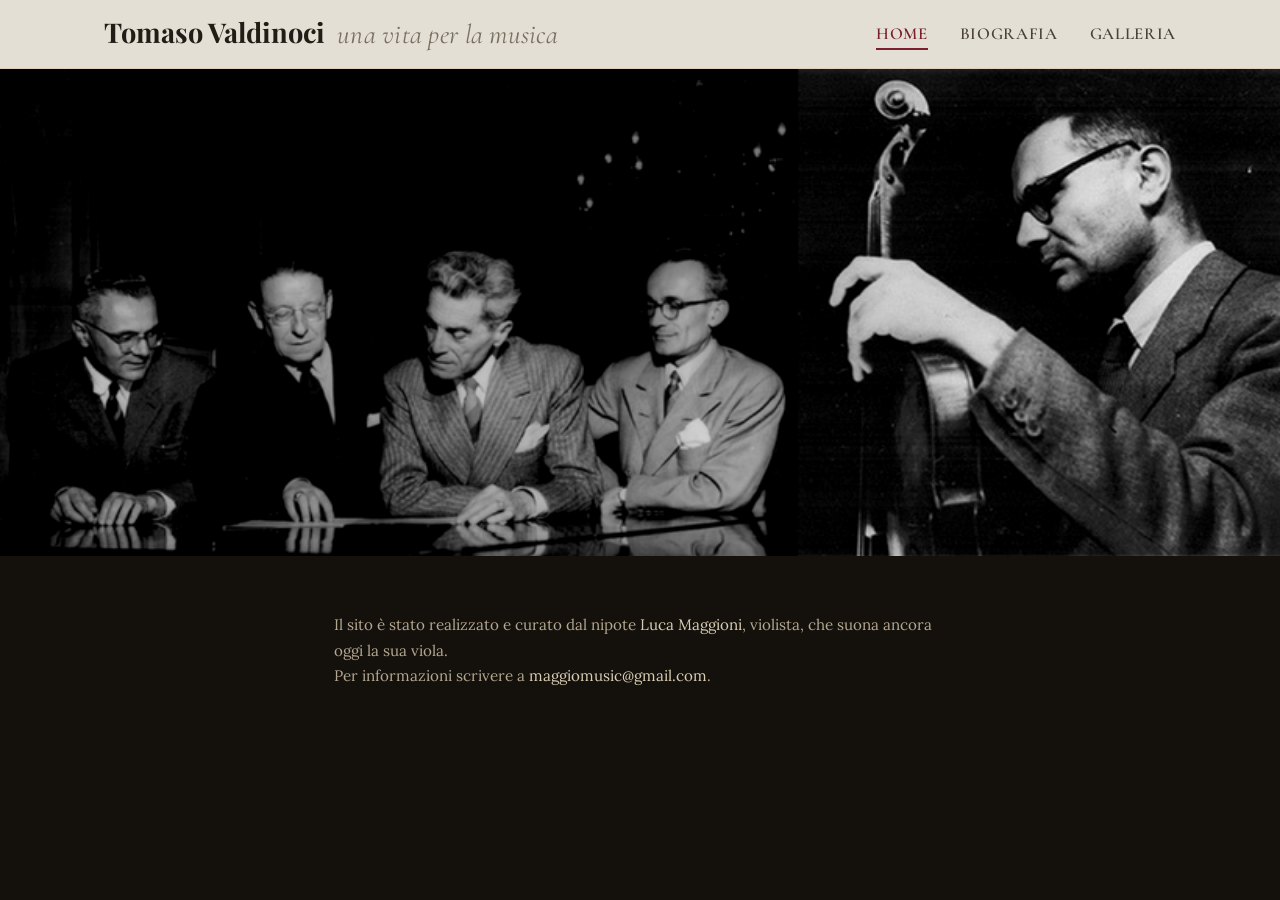
<file: docs/index.html>
<!DOCTYPE html>
<html lang="it">
<head>
<meta charset="UTF-8">
<meta name="viewport" content="width=device-width, initial-scale=1.0">
<title>Tomaso Valdinoci — Una vita per la musica</title>
<meta name="description" content="Un archivio fotografico e documentale dedicato a Tomaso Valdinoci, violista dell'Orchestra e del Quartetto del Teatro alla Scala di Milano.">
<link rel="canonical" href="https://tomasovaldinoci.it/">
<meta name="robots" content="index, follow">
<meta name="theme-color" content="#14100c">

<meta property="og:type" content="website">
<meta property="og:site_name" content="Tomaso Valdinoci">
<meta property="og:locale" content="it_IT">
<meta property="og:url" content="https://tomasovaldinoci.it/">
<meta property="og:title" content="Tomaso Valdinoci — Una vita per la musica">
<meta property="og:description" content="Un archivio fotografico e documentale dedicato a Tomaso Valdinoci, violista dell'Orchestra e del Quartetto del Teatro alla Scala di Milano.">
<meta property="og:image" content="https://tomasovaldinoci.it/assets/img/home.png">
<meta property="og:image:alt" content="Il Quartetto d'archi della Scala e, a destra, Tomaso Valdinoci alla viola">

<meta name="twitter:card" content="summary_large_image">
<meta name="twitter:title" content="Tomaso Valdinoci — Una vita per la musica">
<meta name="twitter:description" content="Un archivio fotografico e documentale dedicato a Tomaso Valdinoci, violista dell'Orchestra e del Quartetto del Teatro alla Scala di Milano.">
<meta name="twitter:image" content="https://tomasovaldinoci.it/assets/img/home.png">
<link rel="preconnect" href="https://fonts.googleapis.com">
<link rel="preconnect" href="https://fonts.gstatic.com" crossorigin>
<link href="https://fonts.googleapis.com/css2?family=Playfair+Display:wght@700;800&family=Cormorant+Garamond:wght@500;600;700&family=Lora:ital,wght@0,400;0,500;1,400&display=swap" rel="stylesheet">
<link rel="icon" href="assets/favicon.svg" type="image/svg+xml">
<link rel="icon" href="assets/favicon-32.png" type="image/png" sizes="32x32">
<link rel="apple-touch-icon" href="assets/apple-touch-icon.png">
<link rel="manifest" href="assets/site.webmanifest">
<link rel="stylesheet" href="css/style.css">
<script type="application/ld+json">
{
  "@context": "https://schema.org",
  "@graph": [
    {
      "@type": "Person",
      "@id": "https://tomasovaldinoci.it/#tomaso",
      "name": "Tomaso Valdinoci",
      "birthDate": "1911-03-07",
      "birthPlace": {
        "@type": "Place",
        "name": "Cesena, Italia"
      },
      "deathDate": "1978-08-03",
      "deathPlace": {
        "@type": "Place",
        "name": "Diano Marina, Italia"
      },
      "nationality": "Italiana",
      "jobTitle": [
        "Violista",
        "Prima viola dell'Orchestra del Teatro alla Scala",
        "Insegnante di musica d'insieme"
      ],
      "description": "Violista italiano: entrato nel 1930 nell'Orchestra del Teatro alla Scala di Milano, ne divenne prima viola e fu tra i fondatori del Quartetto d'archi della Scala. Insegnò musica d'insieme al Conservatorio Arrigo Boito di Parma.",
      "memberOf": [
        {
          "@type": "MusicGroup",
          "name": "Orchestra del Teatro alla Scala"
        },
        {
          "@type": "MusicGroup",
          "name": "Quartetto d'archi della Scala"
        }
      ],
      "award": [
        "Attestato di benemerenza del Teatro alla Scala (1966)",
        "Croce al merito di guerra",
        "Cavaliere"
      ],
      "image": "https://tomasovaldinoci.it/assets/img/home.png",
      "url": "https://tomasovaldinoci.it/",
      "children": {
        "@type": "Person",
        "@id": "https://marianitavaldinoci.it/#marianita",
        "name": "Marianita Valdinoci",
        "url": "https://marianitavaldinoci.it/"
      },
      "relatedTo": {
        "@type": "Person",
        "@id": "https://www.lucamaggioni.it/#luca",
        "name": "Luca Maggioni",
        "url": "https://www.lucamaggioni.it/",
        "description": "Nipote e allievo di violino; violista"
      }
    },
    {
      "@type": "WebSite",
      "@id": "https://tomasovaldinoci.it/#website",
      "url": "https://tomasovaldinoci.it/",
      "name": "Tomaso Valdinoci",
      "inLanguage": "it-IT",
      "publisher": {
        "@type": "Organization",
        "name": "Eredi Valdinoci"
      },
      "about": {
        "@id": "https://tomasovaldinoci.it/#tomaso"
      }
    }
  ]
}
</script>
</head>
<body class="page-home">

<header class="site-header">
  <nav class="nav nav-branded">
    <div class="brand-block">
      <h1 class="brand-title">Tomaso Valdinoci</h1>
      <span class="brand-sub">una vita per la musica</span>
    </div>
    <button class="nav-toggle" aria-label="Apri il menu" aria-expanded="false">☰</button>
    <ul class="nav-links">
      <li><a href="index.html" aria-current="page">Home</a></li>
      <li><a href="biografia.html">Biografia</a></li>
      <li><a href="galleria.html">Galleria</a></li>
    </ul>
  </nav>
</header>

<main>

  <figure class="photo-banner">
    <img src="assets/img/home.png" alt="Il Quartetto d'archi della Scala e, a destra, Tomaso Valdinoci alla viola">
  </figure>

</main>

<footer class="site-footer">
  <div class="container footer-simple">
    <p class="footer-family">Il sito è stato realizzato e curato dal nipote <a href="https://www.lucamaggioni.it/">Luca Maggioni</a>, violista, che suona ancora oggi la sua viola.</p>
    <p>Per informazioni scrivere a <a href="mailto:maggiomusic@gmail.com">maggiomusic@gmail.com</a>.</p>
  </div>
</footer>

<script src="js/main.js"></script>
</body>
</html>
</file>
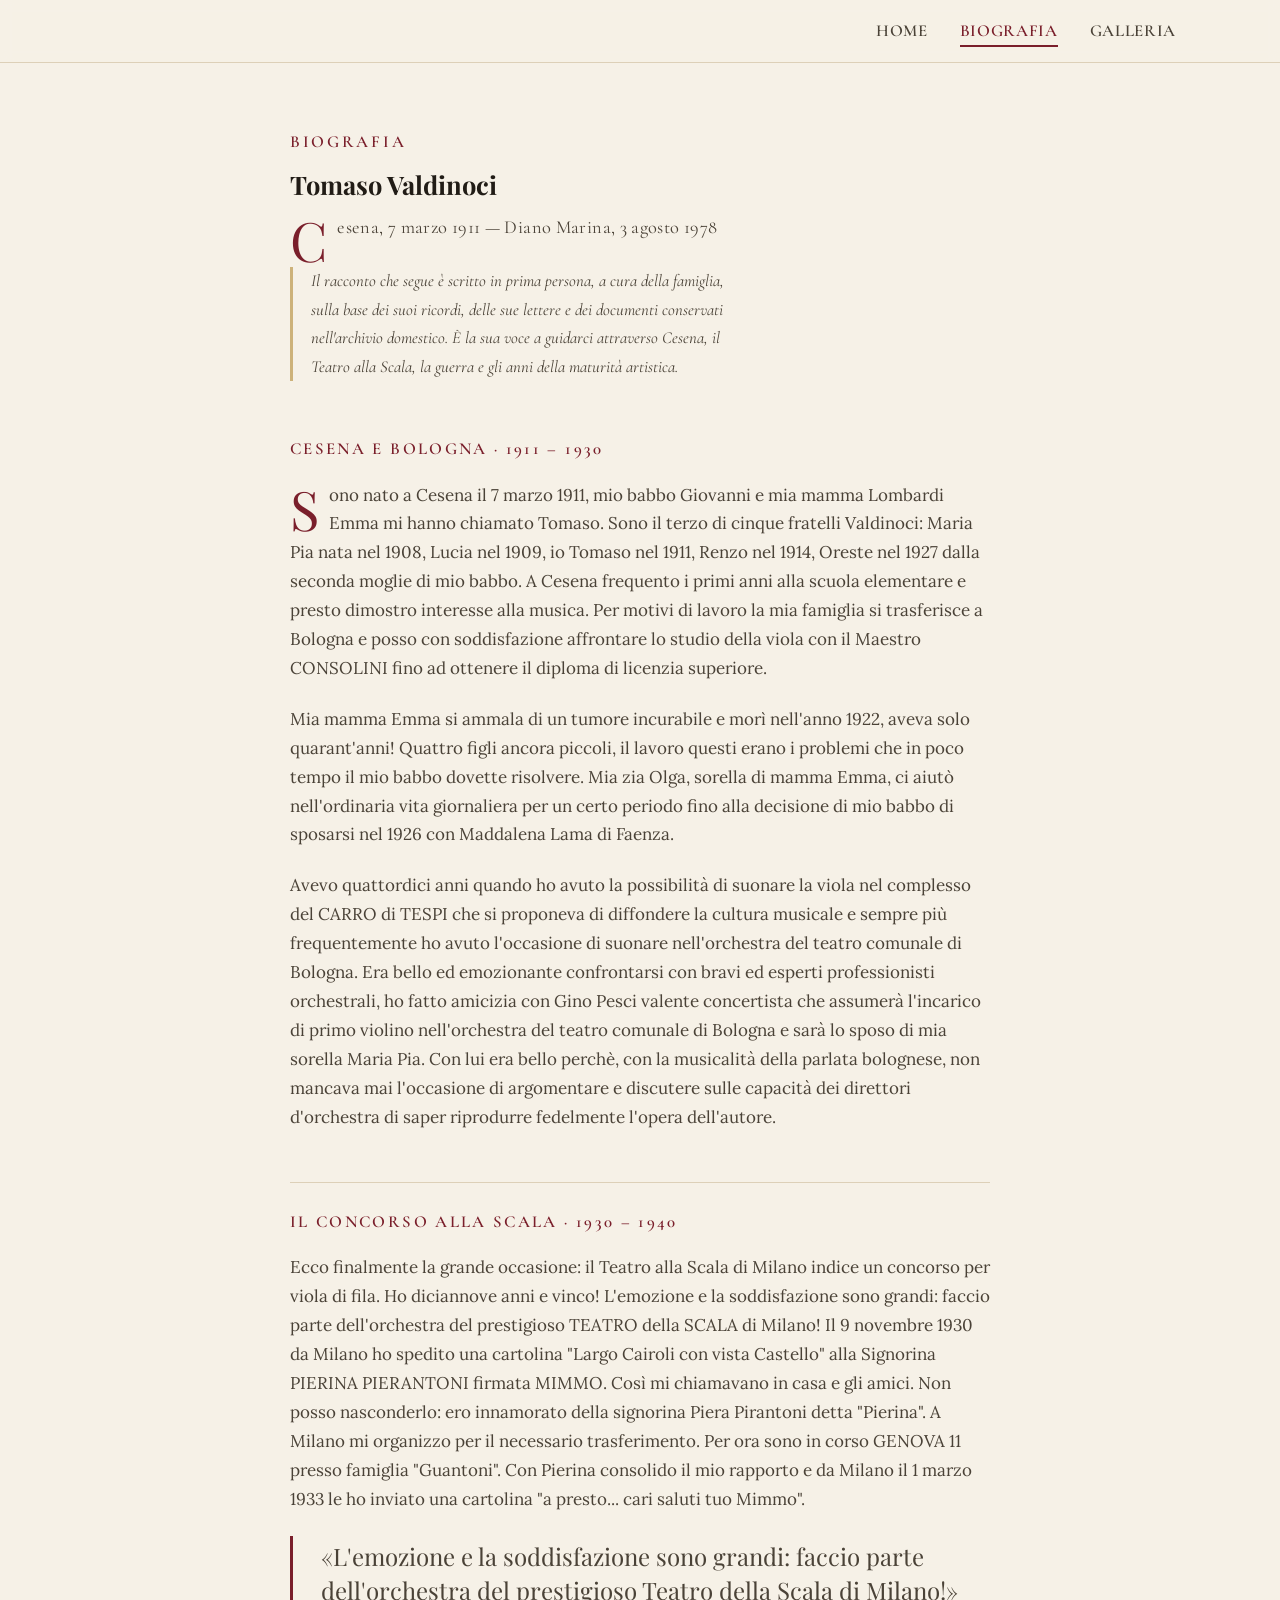
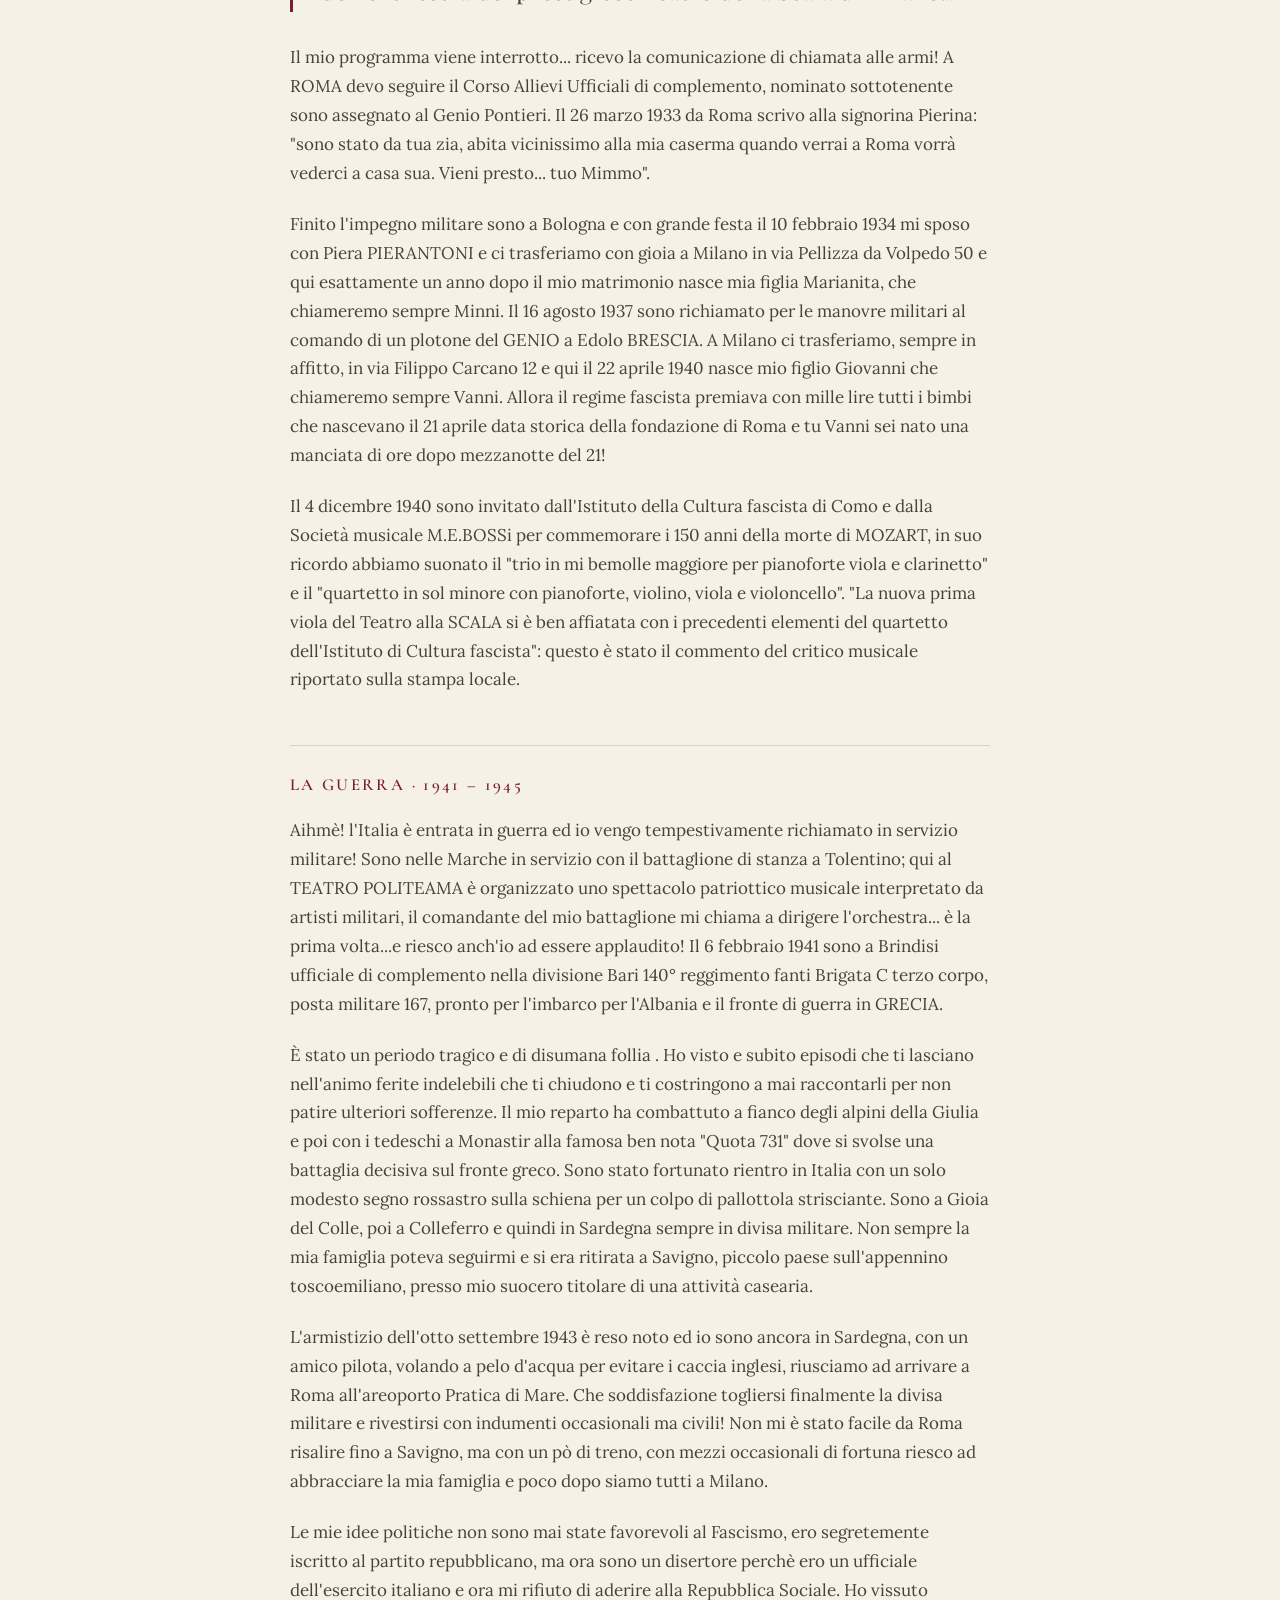
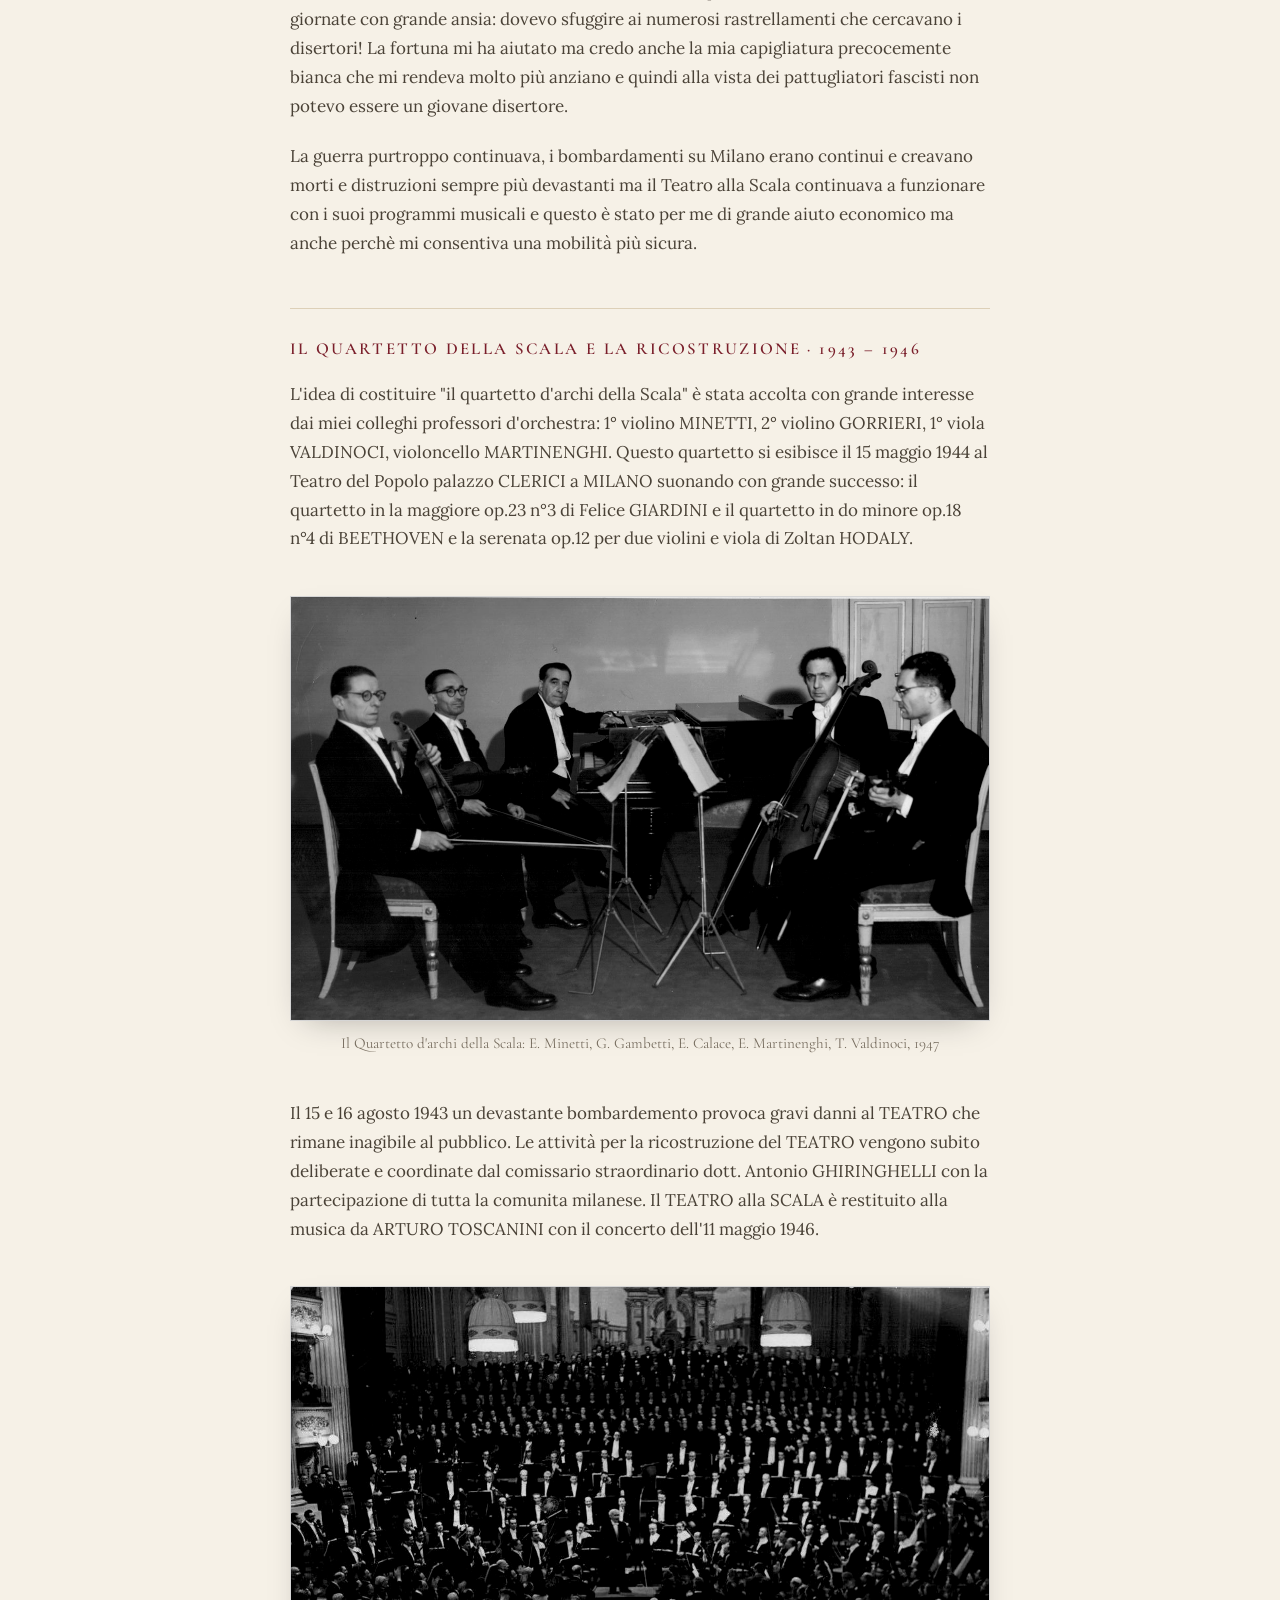
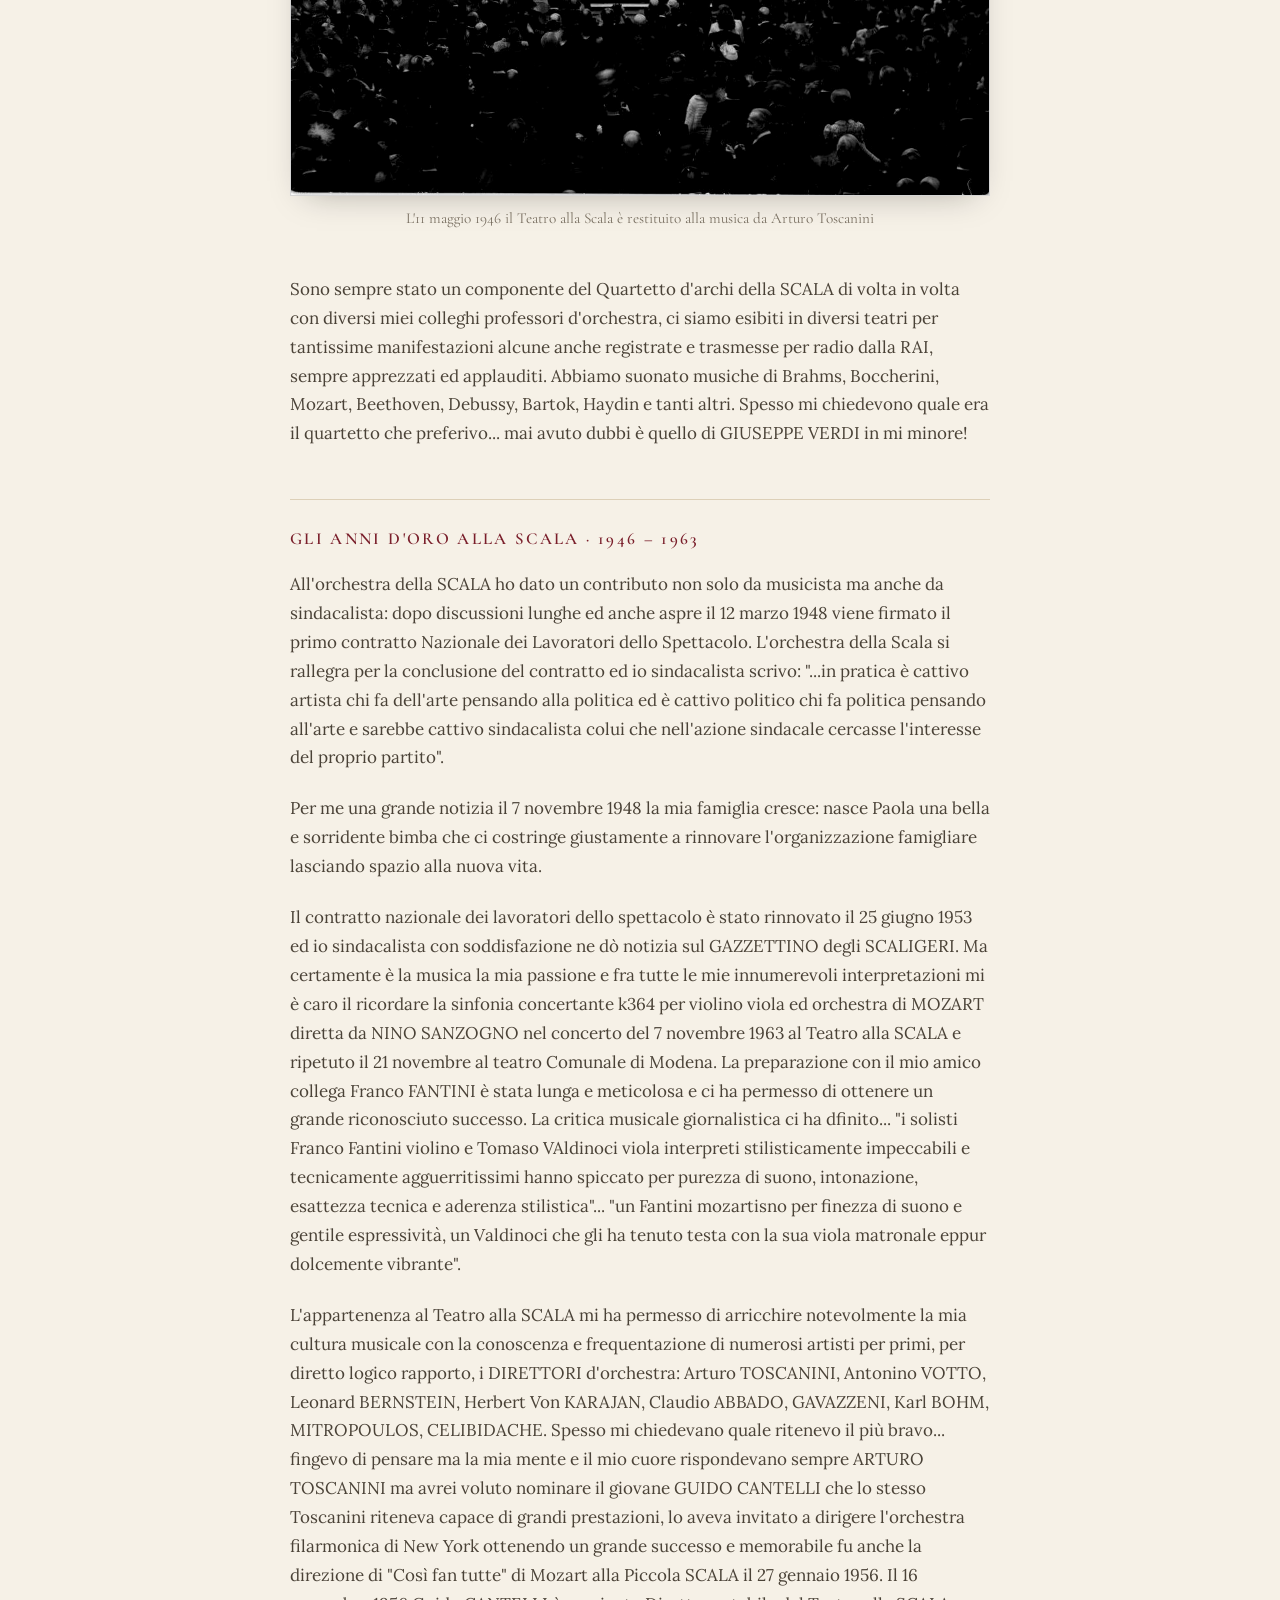
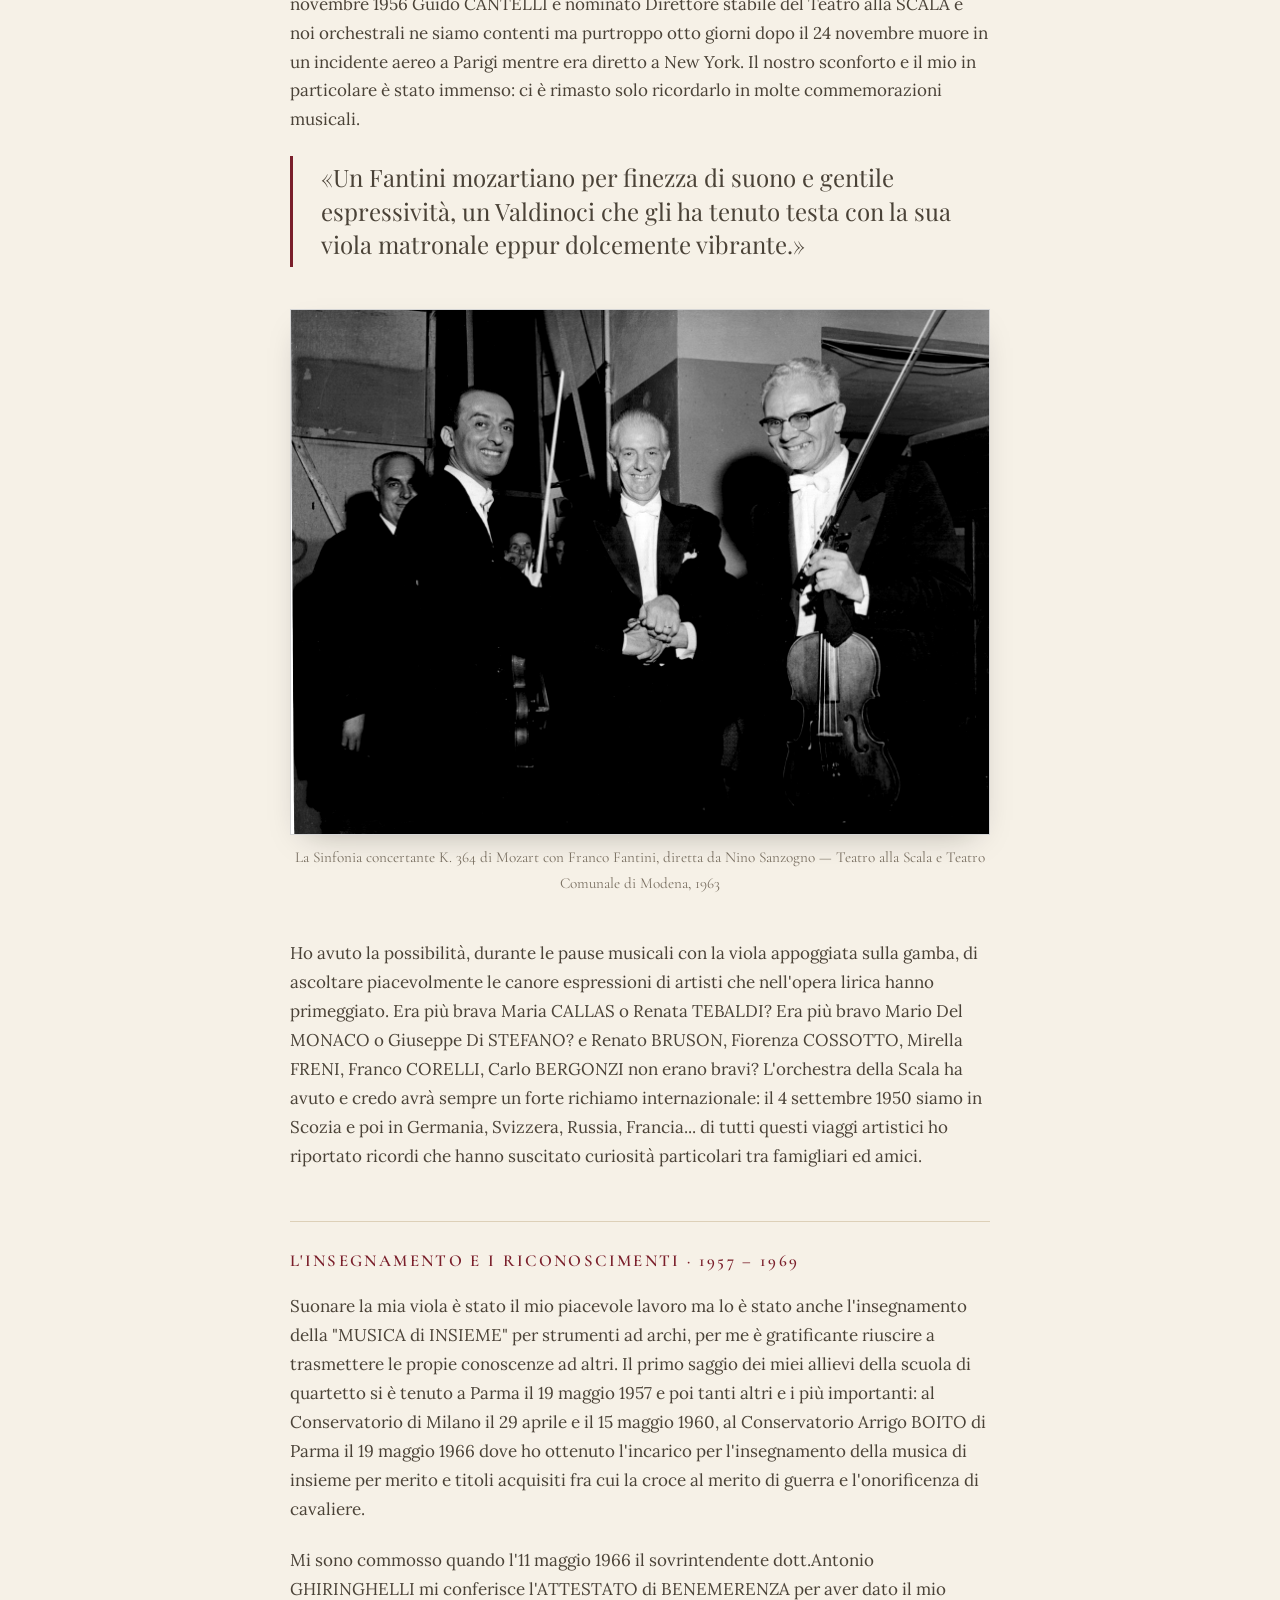
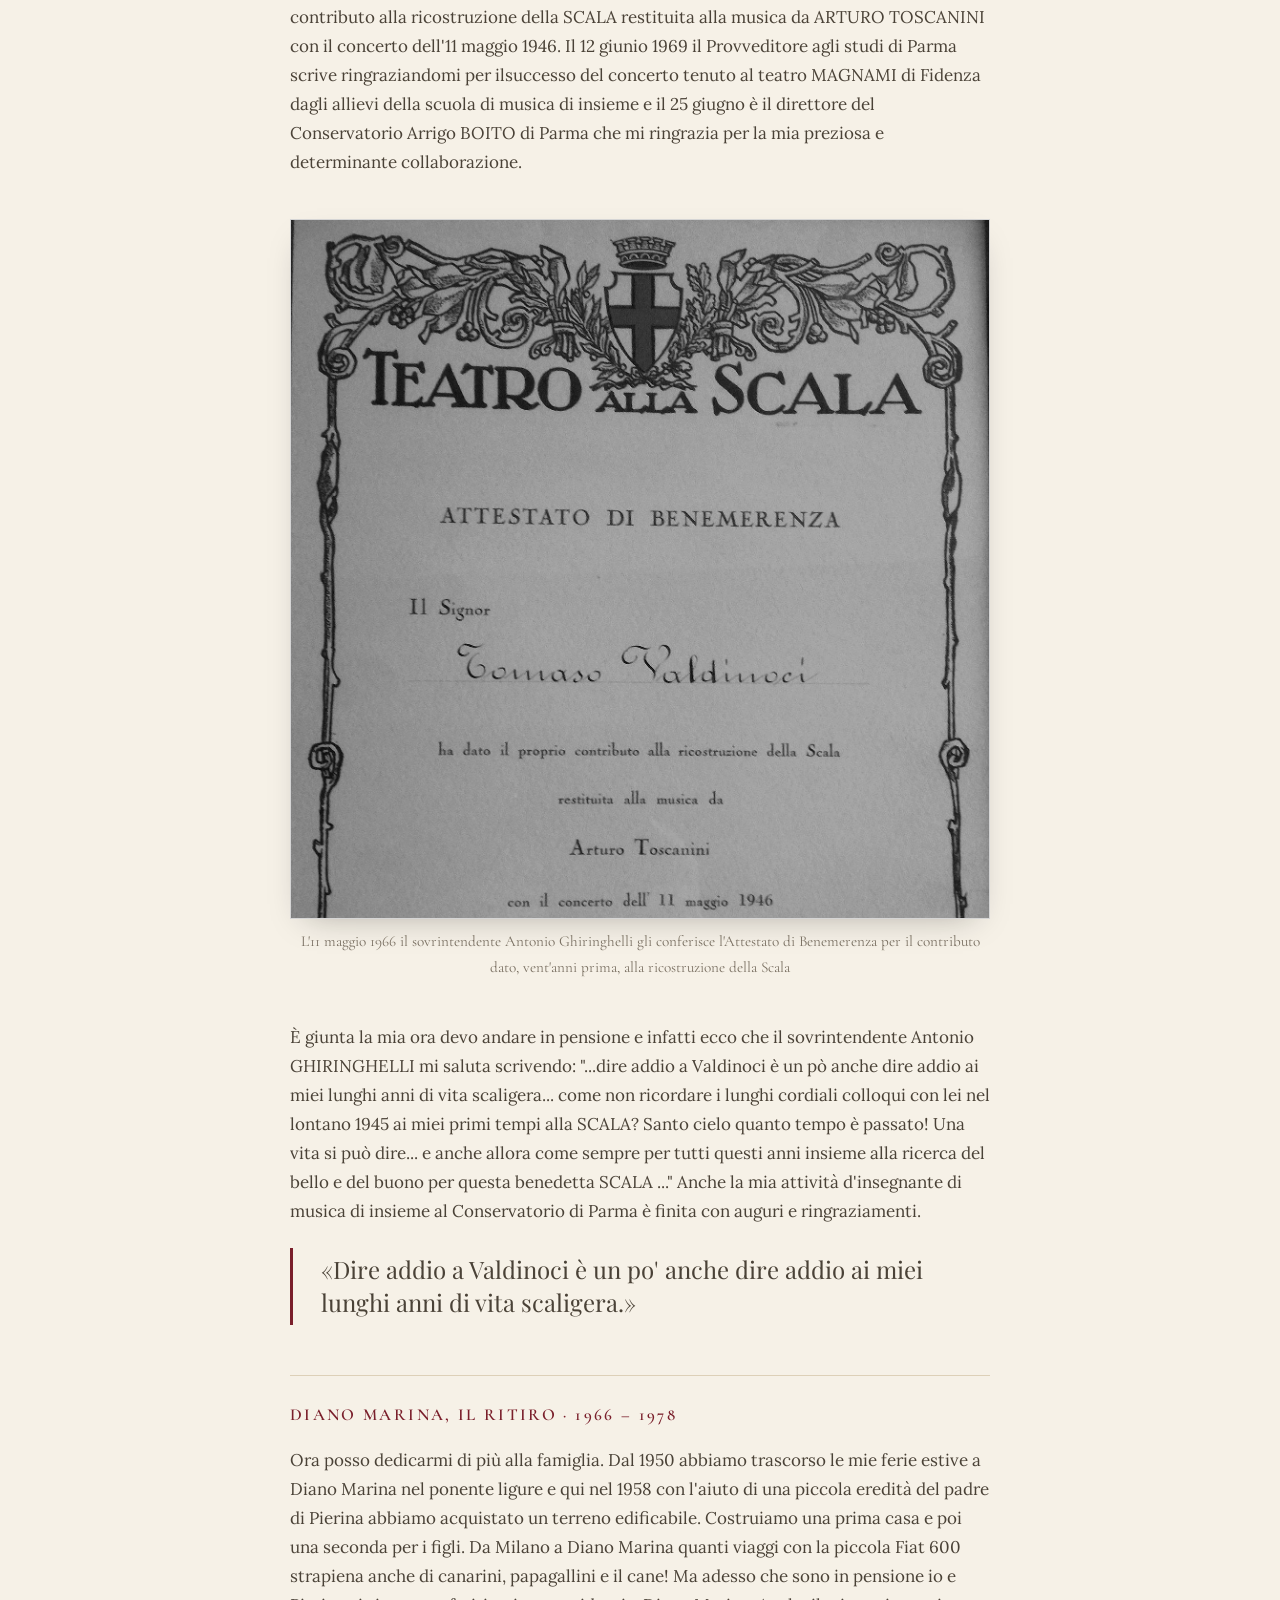
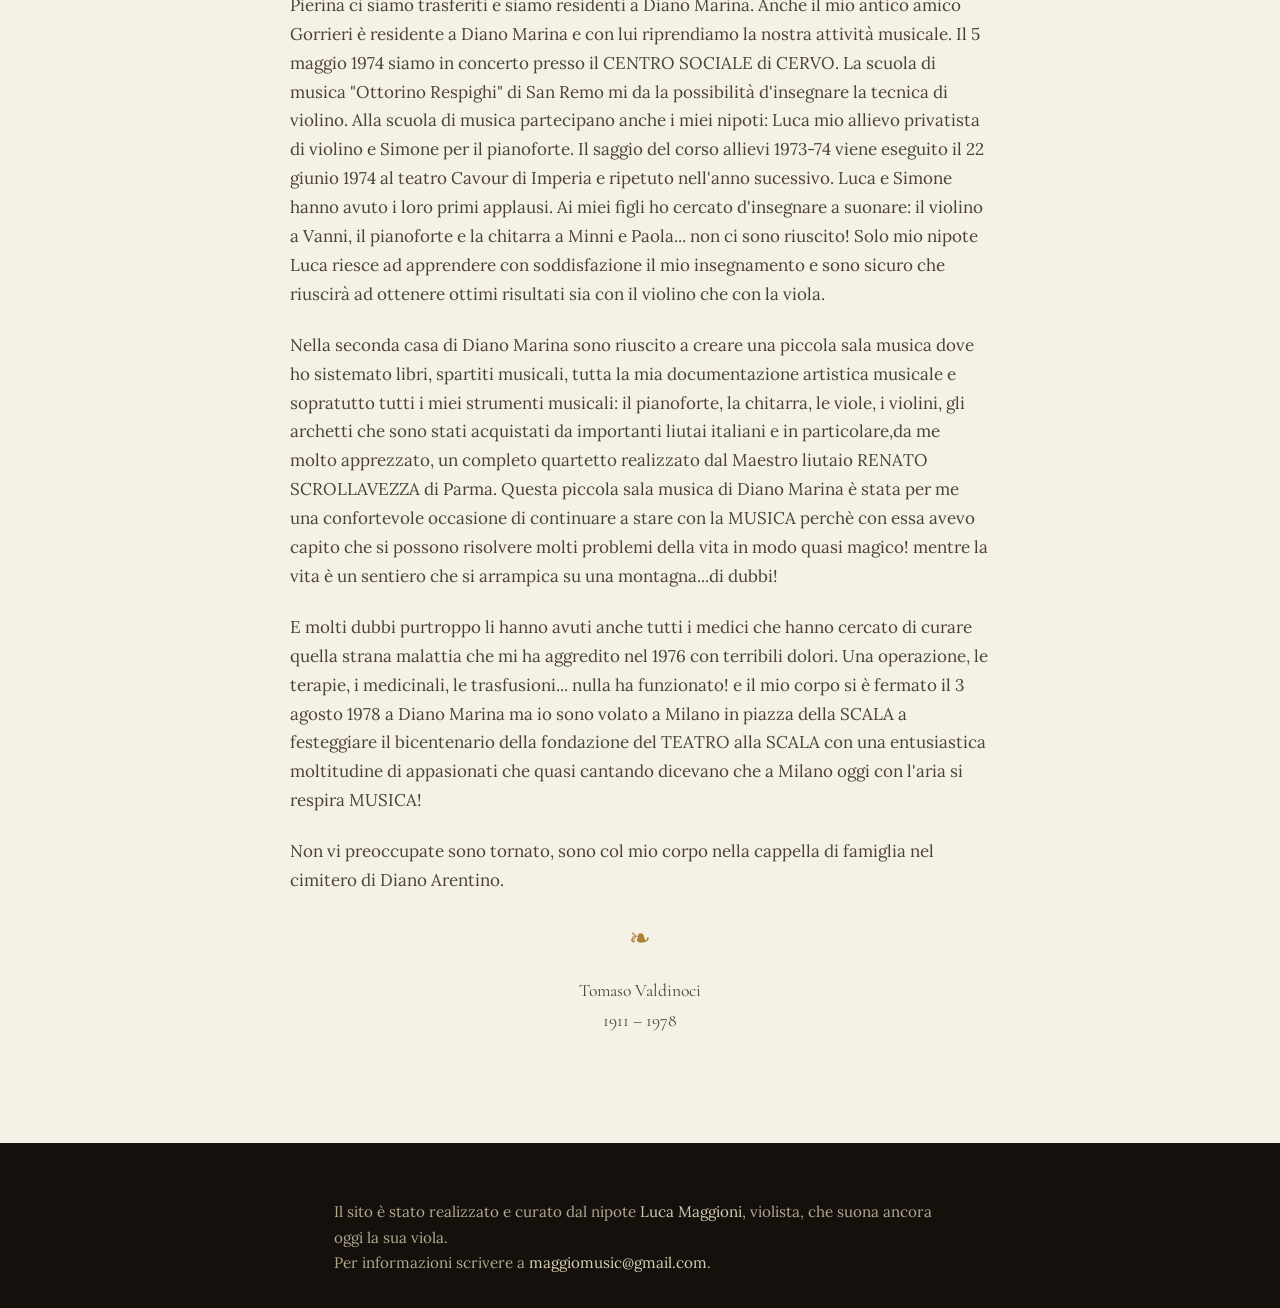
<file: docs/biografia.html>
<!DOCTYPE html>
<html lang="it">
<head>
<meta charset="UTF-8">
<meta name="viewport" content="width=device-width, initial-scale=1.0">
<title>Biografia — Tomaso Valdinoci</title>
<meta name="description" content="La biografia di Tomaso Valdinoci, violista dell'Orchestra e del Quartetto della Scala, raccontata in prima persona: da Cesena alla Scala a Diano Marina.">
<link rel="canonical" href="https://tomasovaldinoci.it/biografia.html">
<meta name="robots" content="index, follow">
<meta name="theme-color" content="#f6f1e7">

<meta property="og:type" content="website">
<meta property="og:site_name" content="Tomaso Valdinoci">
<meta property="og:locale" content="it_IT">
<meta property="og:url" content="https://tomasovaldinoci.it/biografia.html">
<meta property="og:title" content="Biografia — Tomaso Valdinoci">
<meta property="og:description" content="La biografia di Tomaso Valdinoci, violista dell'Orchestra e del Quartetto della Scala, raccontata in prima persona: da Cesena alla Scala a Diano Marina.">
<meta property="og:image" content="https://tomasovaldinoci.it/assets/img/home.png">
<meta property="og:image:alt" content="Il Quartetto d'archi della Scala e, a destra, Tomaso Valdinoci alla viola">

<meta name="twitter:card" content="summary_large_image">
<meta name="twitter:title" content="Biografia — Tomaso Valdinoci">
<meta name="twitter:description" content="La biografia di Tomaso Valdinoci, violista dell'Orchestra e del Quartetto della Scala, raccontata in prima persona: da Cesena alla Scala a Diano Marina.">
<meta name="twitter:image" content="https://tomasovaldinoci.it/assets/img/home.png">
<link rel="preconnect" href="https://fonts.googleapis.com">
<link rel="preconnect" href="https://fonts.gstatic.com" crossorigin>
<link href="https://fonts.googleapis.com/css2?family=Playfair+Display:wght@700;800&family=Cormorant+Garamond:wght@500;600;700&family=Lora:ital,wght@0,400;0,500;1,400&display=swap" rel="stylesheet">
<link rel="icon" href="assets/favicon.svg" type="image/svg+xml">
<link rel="icon" href="assets/favicon-32.png" type="image/png" sizes="32x32">
<link rel="apple-touch-icon" href="assets/apple-touch-icon.png">
<link rel="manifest" href="assets/site.webmanifest">
<link rel="stylesheet" href="css/style.css">
</head>
<body>

<header class="site-header">
  <nav class="nav">
    <button class="nav-toggle" aria-label="Apri il menu" aria-expanded="false">☰</button>
    <ul class="nav-links">
      <li><a href="index.html">Home</a></li>
      <li><a href="biografia.html" aria-current="page">Biografia</a></li>
      <li><a href="galleria.html">Galleria</a></li>
    </ul>
  </nav>
</header>

<main>
  <section style="padding-top:64px; padding-bottom: 8px;">
    <div class="container article">
      <span class="eyebrow">Biografia</span>
      <h1>Tomaso Valdinoci</h1>
      <p class="bio-meta">Cesena, 7 marzo 1911 — Diano Marina, 3 agosto 1978</p>
      <p class="bio-note">Il racconto che segue è scritto in prima persona, a cura della famiglia, sulla base dei suoi ricordi, delle sue lettere e dei documenti conservati nell'archivio domestico. È la sua voce a guidarci attraverso Cesena, il Teatro alla Scala, la guerra e gli anni della maturità artistica.</p>
    </div>
  </section>

  <section style="padding-top: 24px;">
    <div class="container article">
      <span class="chapter-label">Cesena e Bologna · 1911 – 1930</span>
      <p>Sono nato a Cesena il 7 marzo 1911, mio babbo Giovanni e mia mamma Lombardi Emma mi hanno chiamato Tomaso. Sono il terzo di cinque fratelli Valdinoci: Maria Pia nata nel 1908, Lucia nel 1909, io Tomaso nel 1911, Renzo nel 1914, Oreste nel 1927 dalla seconda moglie di mio babbo. A Cesena frequento i primi anni alla scuola elementare e presto dimostro interesse alla musica. Per motivi di lavoro la mia famiglia si trasferisce a Bologna e posso con soddisfazione affrontare lo studio della viola con il Maestro CONSOLINI fino ad ottenere il diploma di licenzia superiore.</p>
      <p>Mia mamma Emma si ammala di un tumore incurabile e morì nell'anno 1922, aveva solo quarant'anni! Quattro figli ancora piccoli, il lavoro questi erano i problemi che in poco tempo il mio babbo dovette risolvere. Mia zia Olga, sorella di mamma Emma, ci aiutò nell'ordinaria vita giornaliera per un certo periodo fino alla decisione di mio babbo di sposarsi nel 1926 con Maddalena Lama di Faenza.</p>
      <p>Avevo quattordici anni quando ho avuto la possibilità di suonare la viola nel complesso del CARRO di TESPI che si proponeva di diffondere la cultura musicale e sempre più frequentemente ho avuto l'occasione di suonare nell'orchestra del teatro comunale di Bologna. Era bello ed emozionante confrontarsi con bravi ed esperti professionisti orchestrali, ho fatto amicizia con Gino Pesci valente concertista che assumerà l'incarico di primo violino nell'orchestra del teatro comunale di Bologna e sarà lo sposo di mia sorella Maria Pia. Con lui era bello perchè, con la musicalità della parlata bolognese, non mancava mai l'occasione di argomentare e discutere sulle capacità dei direttori d'orchestra di saper riprodurre fedelmente l'opera dell'autore.</p>
      <span class="chapter-label">Il concorso alla Scala · 1930 – 1940</span>
      <p>Ecco finalmente la grande occasione: il Teatro alla Scala di Milano indice un concorso per viola di fila. Ho diciannove anni e vinco! L'emozione e la soddisfazione sono grandi: faccio parte dell'orchestra del prestigioso TEATRO della SCALA di Milano! Il 9 novembre 1930 da Milano ho spedito una cartolina "Largo Cairoli con vista Castello" alla Signorina PIERINA PIERANTONI firmata MIMMO. Così mi chiamavano in casa e gli amici. Non posso nasconderlo: ero innamorato della signorina Piera Pirantoni detta "Pierina". A Milano mi organizzo per il necessario trasferimento. Per ora sono in corso GENOVA 11 presso famiglia "Guantoni". Con Pierina consolido il mio rapporto e da Milano il 1 marzo 1933 le ho inviato una cartolina "a presto... cari saluti tuo Mimmo".</p>
      <p class="pull-quote">«L'emozione e la soddisfazione sono grandi: faccio parte dell'orchestra del prestigioso Teatro della Scala di Milano!»</p>
      <p>Il mio programma viene interrotto... ricevo la comunicazione di chiamata alle armi! A ROMA devo seguire il Corso Allievi Ufficiali di complemento, nominato sottotenente sono assegnato al Genio Pontieri. Il 26 marzo 1933 da Roma scrivo alla signorina Pierina: "sono stato da tua zia, abita vicinissimo alla mia caserma quando verrai a Roma vorrà vederci a casa sua. Vieni presto... tuo Mimmo".</p>
      <p>Finito l'impegno militare sono a Bologna e con grande festa il 10 febbraio 1934 mi sposo con Piera PIERANTONI e ci trasferiamo con gioia a Milano in via Pellizza da Volpedo 50 e qui esattamente un anno dopo il mio matrimonio nasce mia figlia Marianita, che chiameremo sempre Minni. Il 16 agosto 1937 sono richiamato per le manovre militari al comando di un plotone del GENIO a Edolo BRESCIA. A Milano ci trasferiamo, sempre in affitto, in via Filippo Carcano 12 e qui il 22 aprile 1940 nasce mio figlio Giovanni che chiameremo sempre Vanni. Allora il regime fascista premiava con mille lire tutti i bimbi che nascevano il 21 aprile data storica della fondazione di Roma e tu Vanni sei nato una manciata di ore dopo mezzanotte del 21!</p>
      <p>Il 4 dicembre 1940 sono invitato dall'Istituto della Cultura fascista di Como e dalla Società musicale M.E.BOSSi per commemorare i 150 anni della morte di MOZART, in suo ricordo abbiamo suonato il "trio in mi bemolle maggiore per pianoforte viola e clarinetto" e il "quartetto in sol minore con pianoforte, violino, viola e violoncello". "La nuova prima viola del Teatro alla SCALA si è ben affiatata con i precedenti elementi del quartetto dell'Istituto di Cultura fascista": questo è stato il commento del critico musicale riportato sulla stampa locale.</p>
      <span class="chapter-label">La guerra · 1941 – 1945</span>
      <p>Aihmè! l'Italia è entrata in guerra ed io vengo tempestivamente richiamato in servizio militare! Sono nelle Marche in servizio con il battaglione di stanza a Tolentino; qui al TEATRO POLITEAMA è organizzato uno spettacolo patriottico musicale interpretato da artisti militari, il comandante del mio battaglione mi chiama a dirigere l'orchestra... è la prima volta...e riesco anch'io ad essere applaudito! Il 6 febbraio 1941 sono a Brindisi ufficiale di complemento nella divisione Bari 140° reggimento fanti Brigata C terzo corpo, posta militare 167, pronto per l'imbarco per l'Albania e il fronte di guerra in GRECIA.</p>
      <p>È stato un periodo tragico e di disumana follia . Ho visto e subito episodi che ti lasciano nell'animo ferite indelebili che ti chiudono e ti costringono a mai raccontarli per non patire ulteriori sofferenze. Il mio reparto ha combattuto a fianco degli alpini della Giulia e poi con i tedeschi a Monastir alla famosa ben nota "Quota 731" dove si svolse una battaglia decisiva sul fronte greco. Sono stato fortunato rientro in Italia con un solo modesto segno rossastro sulla schiena per un colpo di pallottola strisciante. Sono a Gioia del Colle, poi a Colleferro e quindi in Sardegna sempre in divisa militare. Non sempre la mia famiglia poteva seguirmi e si era ritirata a Savigno, piccolo paese sull'appennino toscoemiliano, presso mio suocero titolare di una attività casearia.</p>
      <p>L'armistizio dell'otto settembre 1943 è reso noto ed io sono ancora in Sardegna, con un amico pilota, volando a pelo d'acqua per evitare i caccia inglesi, riusciamo ad arrivare a Roma all'areoporto Pratica di Mare. Che soddisfazione togliersi finalmente la divisa militare e rivestirsi con indumenti occasionali ma civili! Non mi è stato facile da Roma risalire fino a Savigno, ma con un pò di treno, con mezzi occasionali di fortuna riesco ad abbracciare la mia famiglia e poco dopo siamo tutti a Milano.</p>
      <p>Le mie idee politiche non sono mai state favorevoli al Fascismo, ero segretemente iscritto al partito repubblicano, ma ora sono un disertore perchè ero un ufficiale dell'esercito italiano e ora mi rifiuto di aderire alla Repubblica Sociale. Ho vissuto giornate con grande ansia: dovevo sfuggire ai numerosi rastrellamenti che cercavano i disertori! La fortuna mi ha aiutato ma credo anche la mia capigliatura precocemente bianca che mi rendeva molto più anziano e quindi alla vista dei pattugliatori fascisti non potevo essere un giovane disertore.</p>
      <p>La guerra purtroppo continuava, i bombardamenti su Milano erano continui e creavano morti e distruzioni sempre più devastanti ma il Teatro alla Scala continuava a funzionare con i suoi programmi musicali e questo è stato per me di grande aiuto economico ma anche perchè mi consentiva una mobilità più sicura.</p>
      <span class="chapter-label">Il Quartetto della Scala e la Ricostruzione · 1943 – 1946</span>
      <p>L'idea di costituire "il quartetto d'archi della Scala" è stata accolta con grande interesse dai miei colleghi professori d'orchestra: 1° violino MINETTI, 2° violino GORRIERI, 1° viola VALDINOCI, violoncello MARTINENGHI. Questo quartetto si esibisce il 15 maggio 1944 al Teatro del Popolo palazzo CLERICI a MILANO suonando con grande successo: il quartetto in la maggiore op.23 n°3 di Felice GIARDINI e il quartetto in do minore op.18 n°4 di BEETHOVEN e la serenata op.12 per due violini e viola di Zoltan HODALY.</p>
      <figure class="pull-img">
        <a href="assets/img/quartetto/222642765164261.jpg" data-lightbox="assets/img/quartetto/222642765164261.jpg" data-caption="Il Quartetto d'archi della Scala: E. Minetti, G. Gambetti, E. Calace, E. Martinenghi, T. Valdinoci, 1947">
          <img src="assets/img/quartetto/222642765164261.jpg" alt="Quartetto della Scala, 1947" loading="lazy">
        </a>
        <figcaption>Il Quartetto d'archi della Scala: E. Minetti, G. Gambetti, E. Calace, E. Martinenghi, T. Valdinoci, 1947</figcaption>
      </figure>
      <p>Il 15 e 16 agosto 1943 un devastante bombardemento provoca gravi danni al TEATRO che rimane inagibile al pubblico. Le attività per la ricostruzione del TEATRO vengono subito deliberate e coordinate dal comissario straordinario dott. Antonio GHIRINGHELLI con la partecipazione di tutta la comunita milanese. Il TEATRO alla SCALA è restituito alla musica da ARTURO TOSCANINI con il concerto dell'11 maggio 1946.</p>
      <figure class="pull-img">
        <a href="assets/img/orchestra/222662685162269.jpg" data-lightbox="assets/img/orchestra/222662685162269.jpg" data-caption="L'11 maggio 1946 il Teatro alla Scala è restituito alla musica da Arturo Toscanini">
          <img src="assets/img/orchestra/222662685162269.jpg" alt="Inaugurazione del Teatro alla Scala, 11 maggio 1946" loading="lazy">
        </a>
        <figcaption>L'11 maggio 1946 il Teatro alla Scala è restituito alla musica da Arturo Toscanini</figcaption>
      </figure>
      <p>Sono sempre stato un componente del Quartetto d'archi della SCALA di volta in volta con diversi miei colleghi professori d'orchestra, ci siamo esibiti in diversi teatri per tantissime manifestazioni alcune anche registrate e trasmesse per radio dalla RAI, sempre apprezzati ed applauditi. Abbiamo suonato musiche di Brahms, Boccherini, Mozart, Beethoven, Debussy, Bartok, Haydin e tanti altri. Spesso mi chiedevono quale era il quartetto che preferivo... mai avuto dubbi è quello di GIUSEPPE VERDI in mi minore!</p>
      <span class="chapter-label">Gli anni d'oro alla Scala · 1946 – 1963</span>
      <p>All'orchestra della SCALA ho dato un contributo non solo da musicista ma anche da sindacalista: dopo discussioni lunghe ed anche aspre il 12 marzo 1948 viene firmato il primo contratto Nazionale dei Lavoratori dello Spettacolo. L'orchestra della Scala si rallegra per la conclusione del contratto ed io sindacalista scrivo: "...in pratica è cattivo artista chi fa dell'arte pensando alla politica ed è cattivo politico chi fa politica pensando all'arte e sarebbe cattivo sindacalista colui che nell'azione sindacale cercasse l'interesse del proprio partito".</p>
      <p>Per me una grande notizia il 7 novembre 1948 la mia famiglia cresce: nasce Paola una bella e sorridente bimba che ci costringe giustamente a rinnovare l'organizzazione famigliare lasciando spazio alla nuova vita.</p>
      <p>Il contratto nazionale dei lavoratori dello spettacolo è stato rinnovato il 25 giugno 1953 ed io sindacalista con soddisfazione ne dò notizia sul GAZZETTINO degli SCALIGERI. Ma certamente è la musica la mia passione e fra tutte le mie innumerevoli interpretazioni mi è caro il ricordare la sinfonia concertante k364 per violino viola ed orchestra di MOZART diretta da NINO SANZOGNO nel concerto del 7 novembre 1963 al Teatro alla SCALA e ripetuto il 21 novembre al teatro Comunale di Modena. La preparazione con il mio amico collega Franco FANTINI è stata lunga e meticolosa e ci ha permesso di ottenere un grande riconosciuto successo. La critica musicale giornalistica ci ha dfinito... "i solisti Franco Fantini violino e Tomaso VAldinoci viola interpreti stilisticamente impeccabili e tecnicamente agguerritissimi hanno spiccato per purezza di suono, intonazione, esattezza tecnica e aderenza stilistica"... "un Fantini mozartisno per finezza di suono e gentile espressività, un Valdinoci che gli ha tenuto testa con la sua viola matronale eppur dolcemente vibrante".</p>
      <p>L'appartenenza al Teatro alla SCALA mi ha permesso di arricchire notevolmente la mia cultura musicale con la conoscenza e frequentazione di numerosi artisti per primi, per diretto logico rapporto, i DIRETTORI d'orchestra: Arturo TOSCANINI, Antonino VOTTO, Leonard BERNSTEIN, Herbert Von KARAJAN, Claudio ABBADO, GAVAZZENI, Karl BOHM, MITROPOULOS, CELIBIDACHE. Spesso mi chiedevano quale ritenevo il più bravo... fingevo di pensare ma la mia mente e il mio cuore rispondevano sempre ARTURO TOSCANINI ma avrei voluto nominare il giovane GUIDO CANTELLI che lo stesso Toscanini riteneva capace di grandi prestazioni, lo aveva invitato a dirigere l'orchestra filarmonica di New York ottenendo un grande successo e memorabile fu anche la direzione di "Così fan tutte" di Mozart alla Piccola SCALA il 27 gennaio 1956. Il 16 novembre 1956 Guido CANTELLI è nominato Direttore stabile del Teatro alla SCALA e noi orchestrali ne siamo contenti ma purtroppo otto giorni dopo il 24 novembre muore in un incidente aereo a Parigi mentre era diretto a New York. Il nostro sconforto e il mio in particolare è stato immenso: ci è rimasto solo ricordarlo in molte commemorazioni musicali.</p>
      <p class="pull-quote">«Un Fantini mozartiano per finezza di suono e gentile espressività, un Valdinoci che gli ha tenuto testa con la sua viola matronale eppur dolcemente vibrante.»</p>
      <figure class="pull-img">
        <a href="assets/img/orchestra/222663378495533.jpg" data-lightbox="assets/img/orchestra/222663378495533.jpg" data-caption="La Sinfonia concertante K. 364 di Mozart con Franco Fantini, diretta da Nino Sanzogno — Teatro alla Scala e Teatro Comunale di Modena, 1963">
          <img src="assets/img/orchestra/222663378495533.jpg" alt="Sinfonia concertante di Mozart, Modena 1963" loading="lazy">
        </a>
        <figcaption>La Sinfonia concertante K. 364 di Mozart con Franco Fantini, diretta da Nino Sanzogno — Teatro alla Scala e Teatro Comunale di Modena, 1963</figcaption>
      </figure>
      <p>Ho avuto la possibilità, durante le pause musicali con la viola appoggiata sulla gamba, di ascoltare piacevolmente le canore espressioni di artisti che nell'opera lirica hanno primeggiato. Era più brava Maria CALLAS o Renata TEBALDI? Era più bravo Mario Del MONACO o Giuseppe Di STEFANO? e Renato BRUSON, Fiorenza COSSOTTO, Mirella FRENI, Franco CORELLI, Carlo BERGONZI non erano bravi? L'orchestra della Scala ha avuto e credo avrà sempre un forte richiamo internazionale: il 4 settembre 1950 siamo in Scozia e poi in Germania, Svizzera, Russia, Francia... di tutti questi viaggi artistici ho riportato ricordi che hanno suscitato curiosità particolari tra famigliari ed amici.</p>
      <span class="chapter-label">L'insegnamento e i riconoscimenti · 1957 – 1969</span>
      <p>Suonare la mia viola è stato il mio piacevole lavoro ma lo è stato anche l'insegnamento della "MUSICA di INSIEME" per strumenti ad archi, per me è gratificante riuscire a trasmettere le propie conoscenze ad altri. Il primo saggio dei miei allievi della scuola di quartetto si è tenuto a Parma il 19 maggio 1957 e poi tanti altri e i più importanti: al Conservatorio di Milano il 29 aprile e il 15 maggio 1960, al Conservatorio Arrigo BOITO di Parma il 19 maggio 1966 dove ho ottenuto l'incarico per l'insegnamento della musica di insieme per merito e titoli acquisiti fra cui la croce al merito di guerra e l'onorificenza di cavaliere.</p>
      <p>Mi sono commosso quando l'11 maggio 1966 il sovrintendente dott.Antonio GHIRINGHELLI mi conferisce l'ATTESTATO di BENEMERENZA per aver dato il mio contributo alla ricostruzione della SCALA restituita alla musica da ARTURO TOSCANINI con il concerto dell'11 maggio 1946. Il 12 giunio 1969 il Provveditore agli studi di Parma scrive ringraziandomi per ilsuccesso del concerto tenuto al teatro MAGNAMI di Fidenza dagli allievi della scuola di musica di insieme e il 25 giugno è il direttore del Conservatorio Arrigo BOITO di Parma che mi ringrazia per la mia preziosa e determinante collaborazione.</p>
      <figure class="pull-img">
        <a href="assets/img/profilo/515683940557363.jpg" data-lightbox="assets/img/profilo/515683940557363.jpg" data-caption="L'11 maggio 1966 il sovrintendente Antonio Ghiringhelli gli conferisce l'Attestato di Benemerenza per il contributo dato, vent'anni prima, alla ricostruzione della Scala">
          <img src="assets/img/profilo/515683940557363.jpg" alt="Attestato di benemerenza, Teatro alla Scala, 11 maggio 1966" loading="lazy">
        </a>
        <figcaption>L'11 maggio 1966 il sovrintendente Antonio Ghiringhelli gli conferisce l'Attestato di Benemerenza per il contributo dato, vent'anni prima, alla ricostruzione della Scala</figcaption>
      </figure>
      <p>È giunta la mia ora devo andare in pensione e infatti ecco che il sovrintendente Antonio GHIRINGHELLI mi saluta scrivendo: "...dire addio a Valdinoci è un pò anche dire addio ai miei lunghi anni di vita scaligera... come non ricordare i lunghi cordiali colloqui con lei nel lontano 1945 ai miei primi tempi alla SCALA? Santo cielo quanto tempo è passato! Una vita si può dire... e anche allora come sempre per tutti questi anni insieme alla ricerca del bello e del buono per questa benedetta SCALA ..." Anche la mia attività d'insegnante di musica di insieme al Conservatorio di Parma è finita con auguri e ringraziamenti.</p>
      <p class="pull-quote">«Dire addio a Valdinoci è un po' anche dire addio ai miei lunghi anni di vita scaligera.»</p>
      <span class="chapter-label">Diano Marina, il ritiro · 1966 – 1978</span>
      <p>Ora posso dedicarmi di più alla famiglia. Dal 1950 abbiamo trascorso le mie ferie estive a Diano Marina nel ponente ligure e qui nel 1958 con l'aiuto di una piccola eredità del padre di Pierina abbiamo acquistato un terreno edificabile. Costruiamo una prima casa e poi una seconda per i figli. Da Milano a Diano Marina quanti viaggi con la piccola Fiat 600 strapiena anche di canarini, papagallini e il cane! Ma adesso che sono in pensione io e Pierina ci siamo trasferiti e siamo residenti a Diano Marina. Anche il mio antico amico Gorrieri è residente a Diano Marina e con lui riprendiamo la nostra attività musicale. Il 5 maggio 1974 siamo in concerto presso il CENTRO SOCIALE di CERVO. La scuola di musica "Ottorino Respighi" di San Remo mi da la possibilità d'insegnare la tecnica di violino. Alla scuola di musica partecipano anche i miei nipoti: Luca mio allievo privatista di violino e Simone per il pianoforte. Il saggio del corso allievi 1973-74 viene eseguito il 22 giunio 1974 al teatro Cavour di Imperia e ripetuto nell'anno sucessivo. Luca e Simone hanno avuto i loro primi applausi. Ai miei figli ho cercato d'insegnare a suonare: il violino a Vanni, il pianoforte e la chitarra a Minni e Paola... non ci sono riuscito! Solo mio nipote Luca riesce ad apprendere con soddisfazione il mio insegnamento e sono sicuro che riuscirà ad ottenere ottimi risultati sia con il violino che con la viola.</p>
      <p>Nella seconda casa di Diano Marina sono riuscito a creare una piccola sala musica dove ho sistemato libri, spartiti musicali, tutta la mia documentazione artistica musicale e sopratutto tutti i miei strumenti musicali: il pianoforte, la chitarra, le viole, i violini, gli archetti che sono stati acquistati da importanti liutai italiani e in particolare,da me molto apprezzato, un completo quartetto realizzato dal Maestro liutaio RENATO SCROLLAVEZZA di Parma. Questa piccola sala musica di Diano Marina è stata per me una confortevole occasione di continuare a stare con la MUSICA perchè con essa avevo capito che si possono risolvere molti problemi della vita in modo quasi magico! mentre la vita è un sentiero che si arrampica su una montagna...di dubbi!</p>
      <p>E molti dubbi purtroppo li hanno avuti anche tutti i medici che hanno cercato di curare quella strana malattia che mi ha aggredito nel 1976 con terribili dolori. Una operazione, le terapie, i medicinali, le trasfusioni... nulla ha funzionato! e il mio corpo si è fermato il 3 agosto 1978 a Diano Marina ma io sono volato a Milano in piazza della SCALA a festeggiare il bicentenario della fondazione del TEATRO alla SCALA con una entusiastica moltitudine di appasionati che quasi cantando dicevano che a Milano oggi con l'aria si respira MUSICA!</p>
      <p>Non vi preoccupate sono tornato, sono col mio corpo nella cappella di famiglia nel cimitero di Diano Arentino.</p>
      <p class="article-end">Tomaso Valdinoci<br>1911 – 1978</p>
    </div>
  </section>
</main>

<footer class="site-footer">
  <div class="container footer-simple">
    <p class="footer-family">Il sito è stato realizzato e curato dal nipote <a href="https://www.lucamaggioni.it/">Luca Maggioni</a>, violista, che suona ancora oggi la sua viola.</p>
    <p>Per informazioni scrivere a <a href="mailto:maggiomusic@gmail.com">maggiomusic@gmail.com</a>.</p>
  </div>
</footer>

<script src="js/main.js"></script>
</body>
</html>
</file>
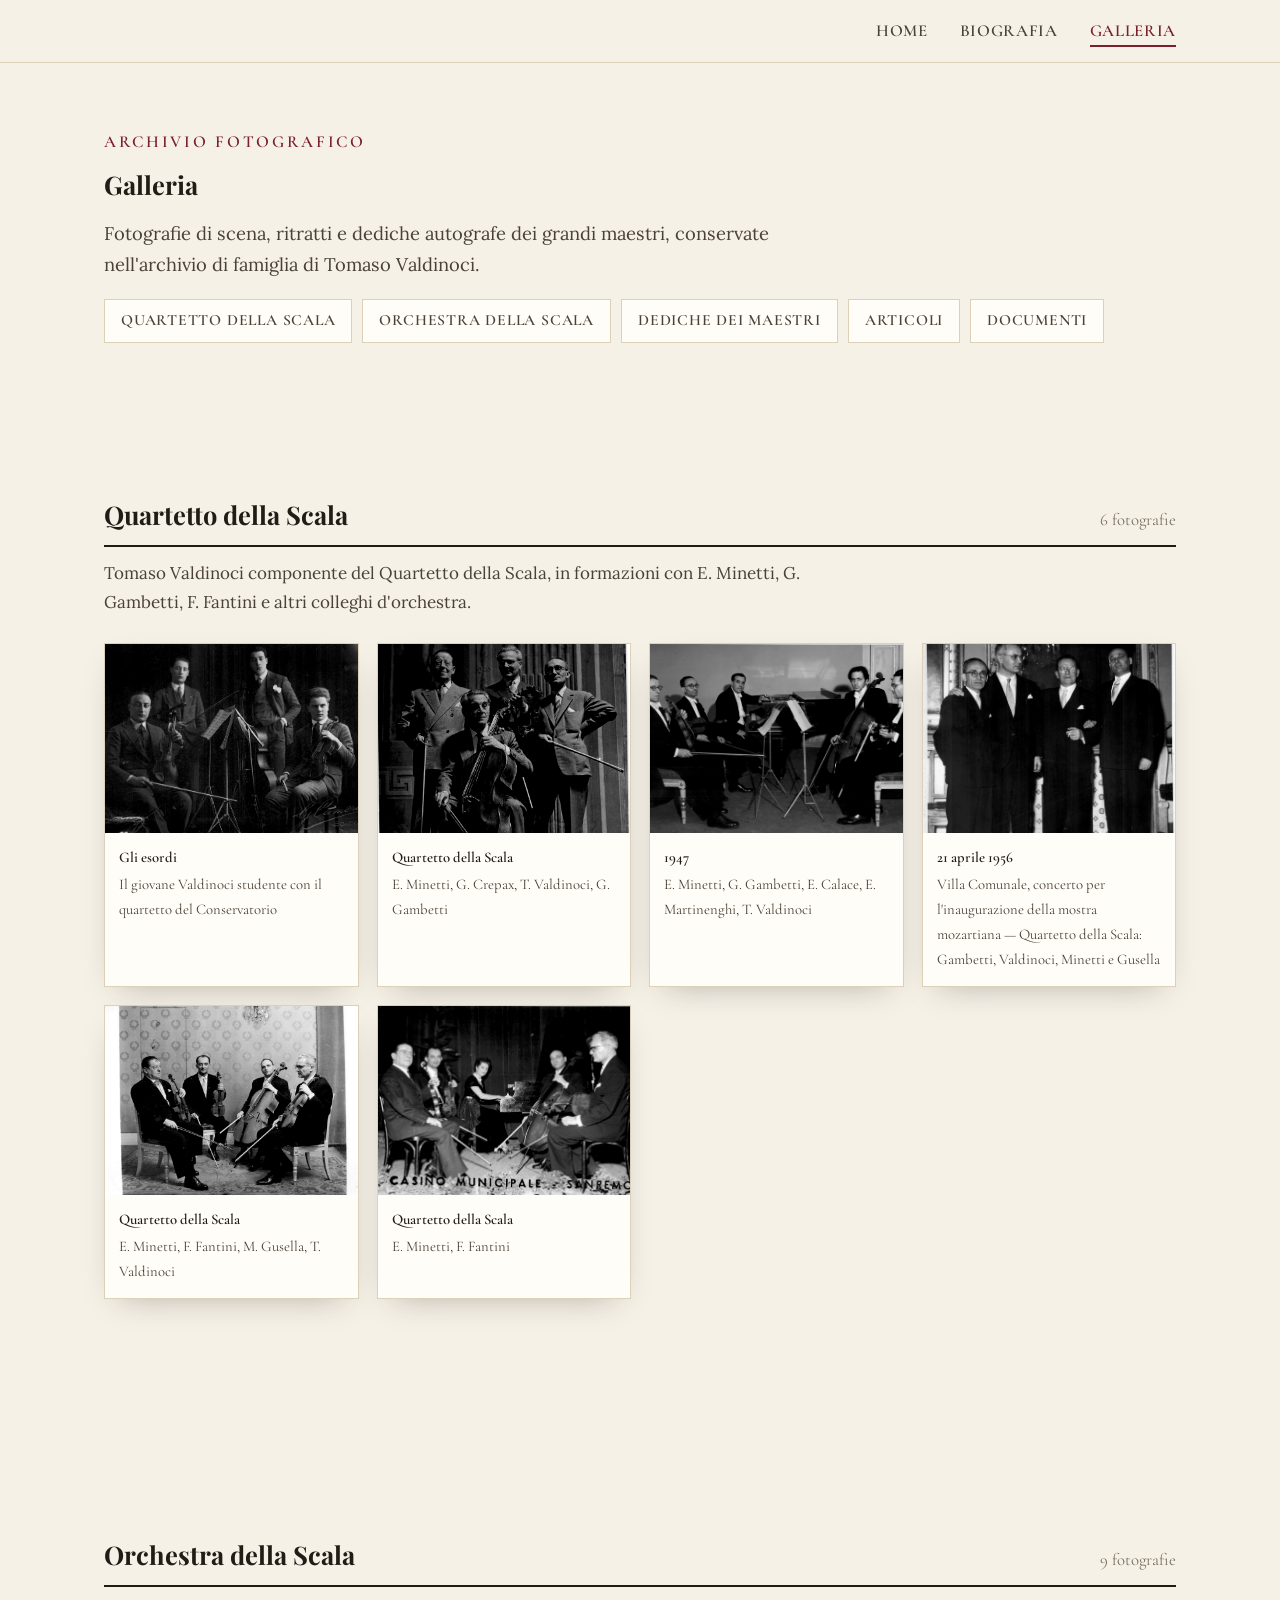
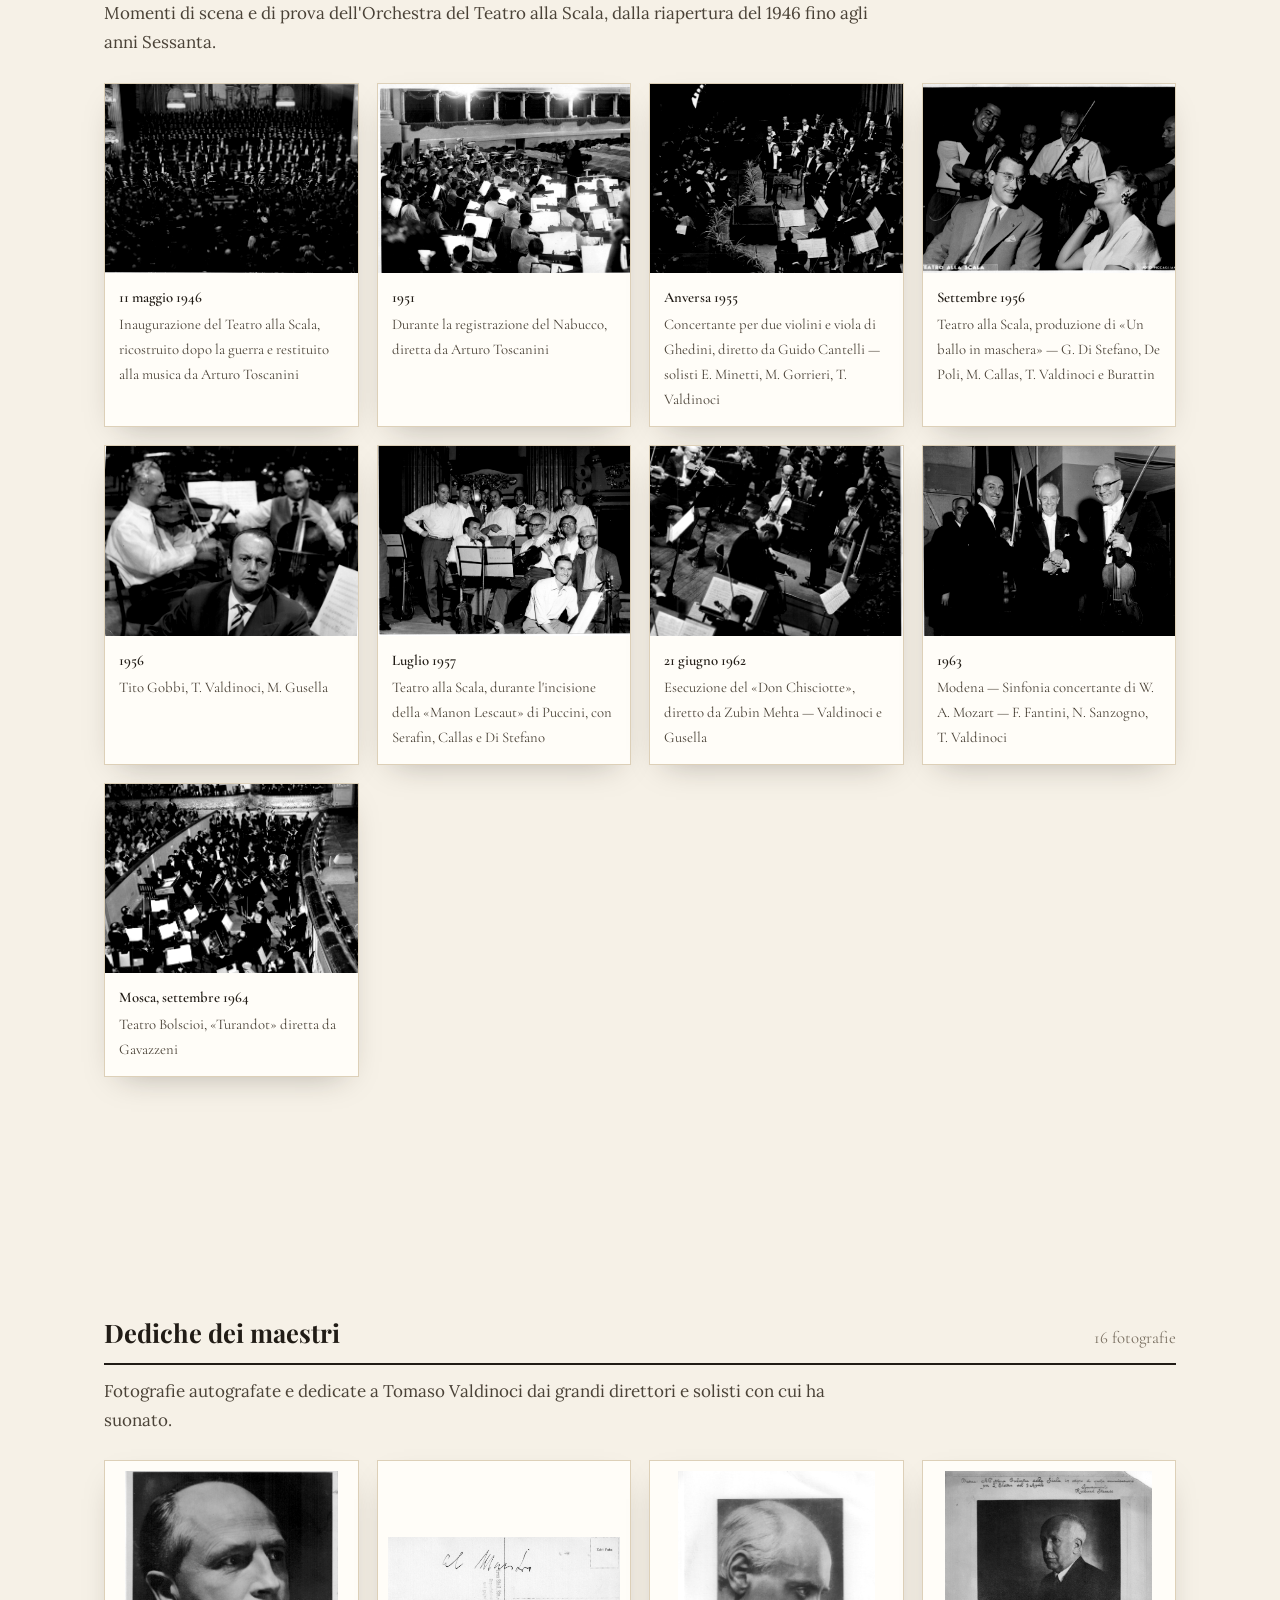
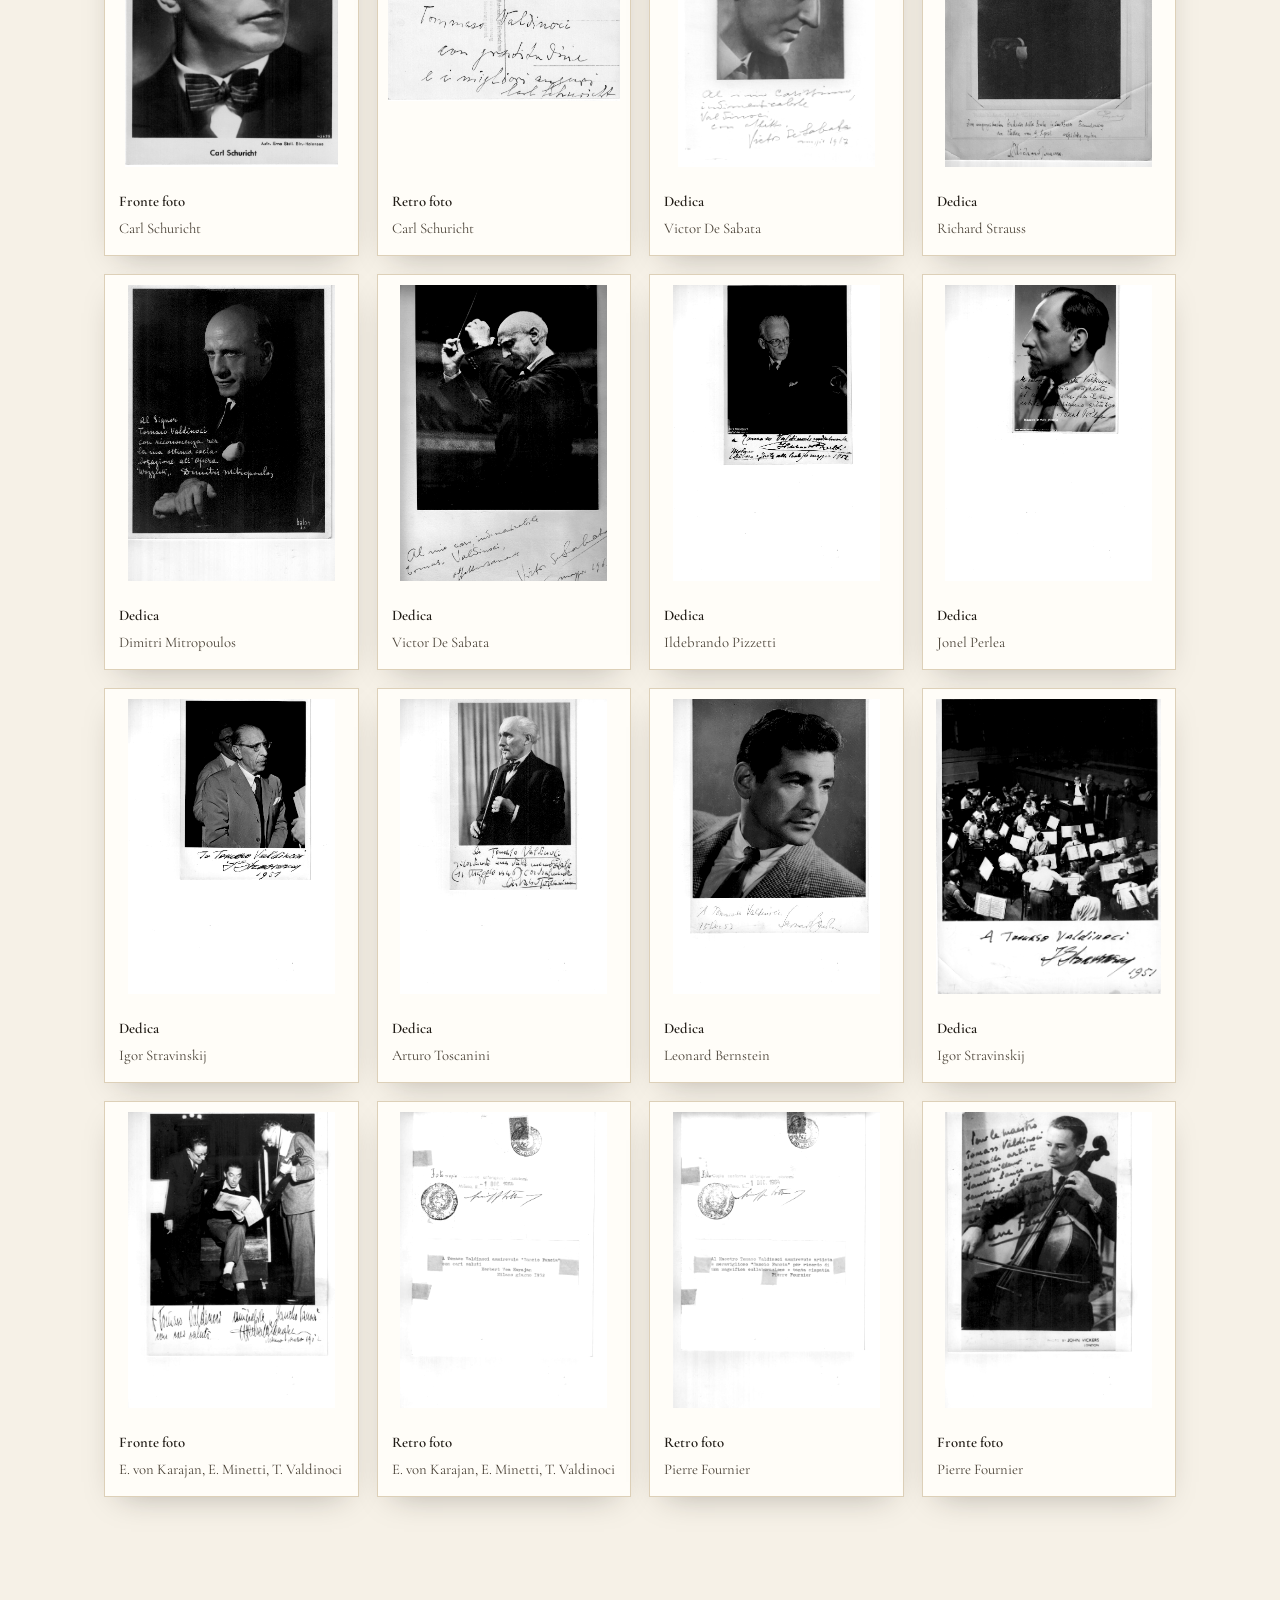
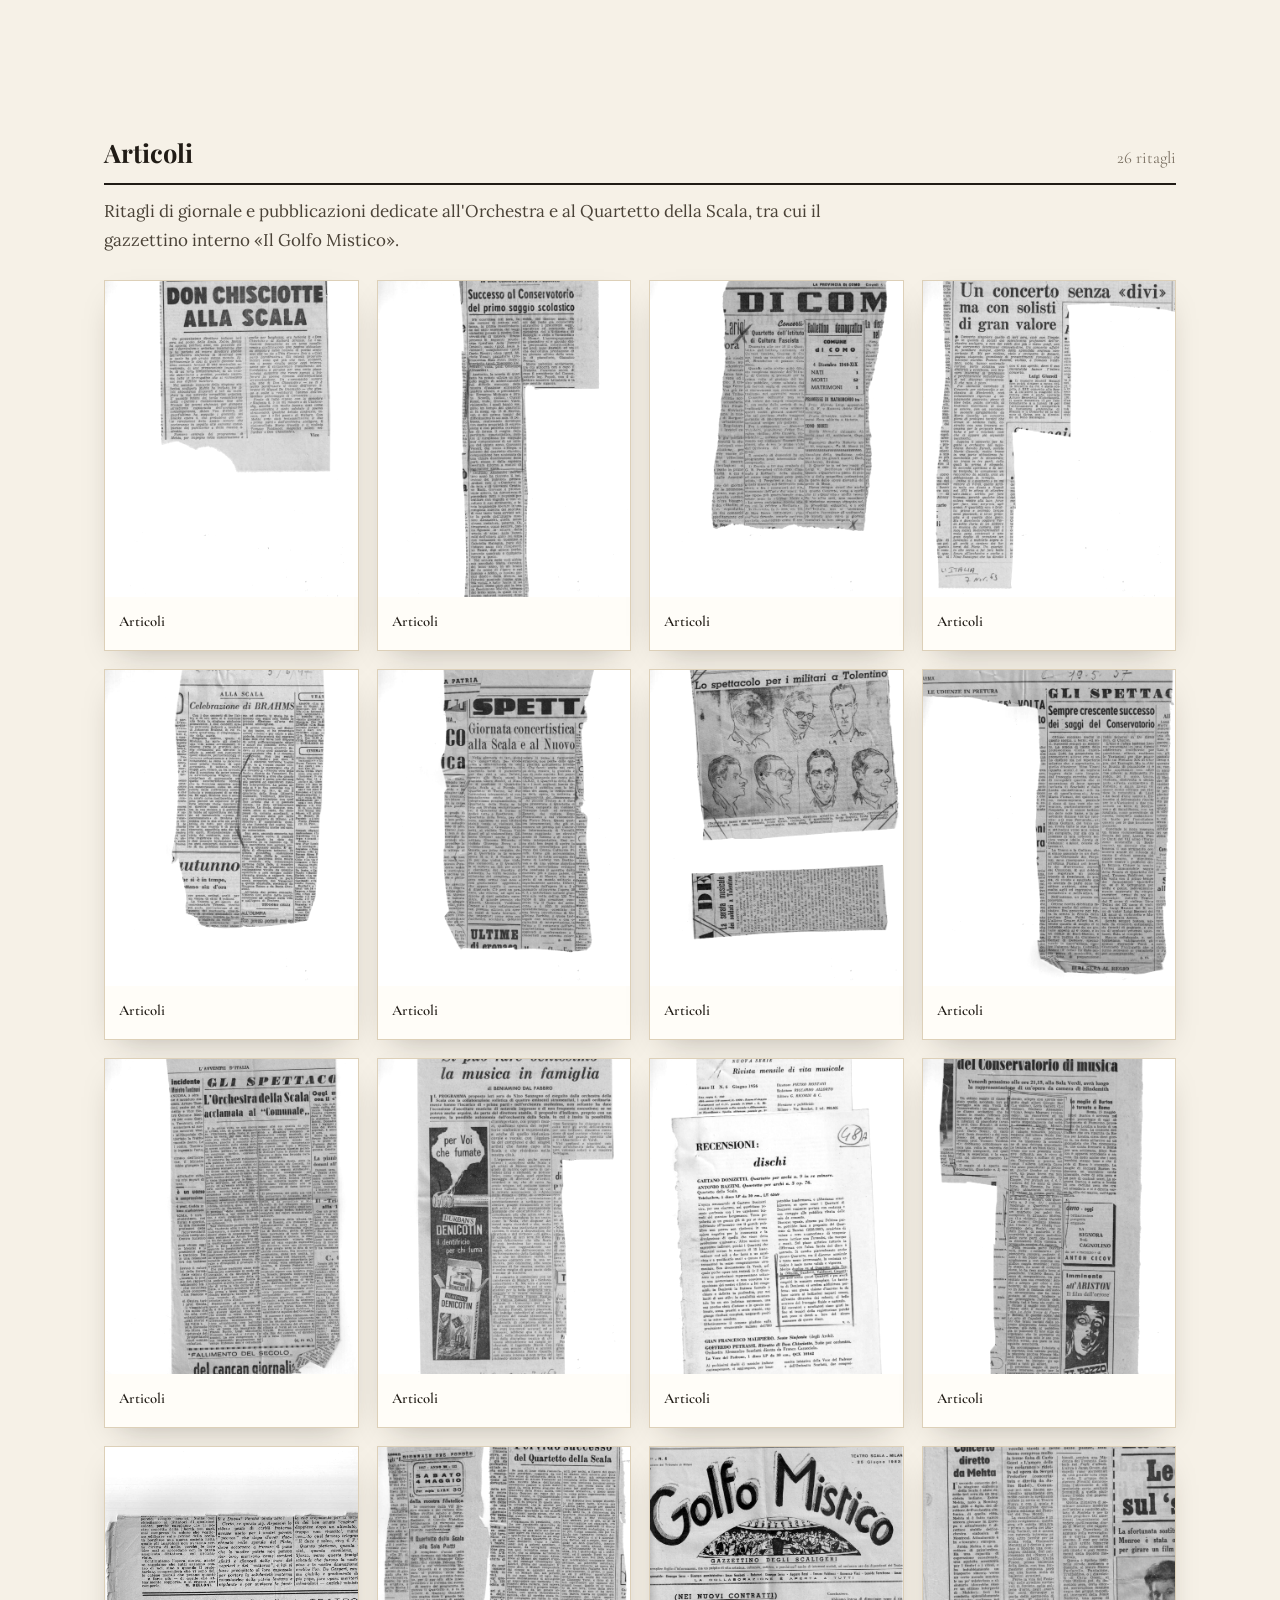
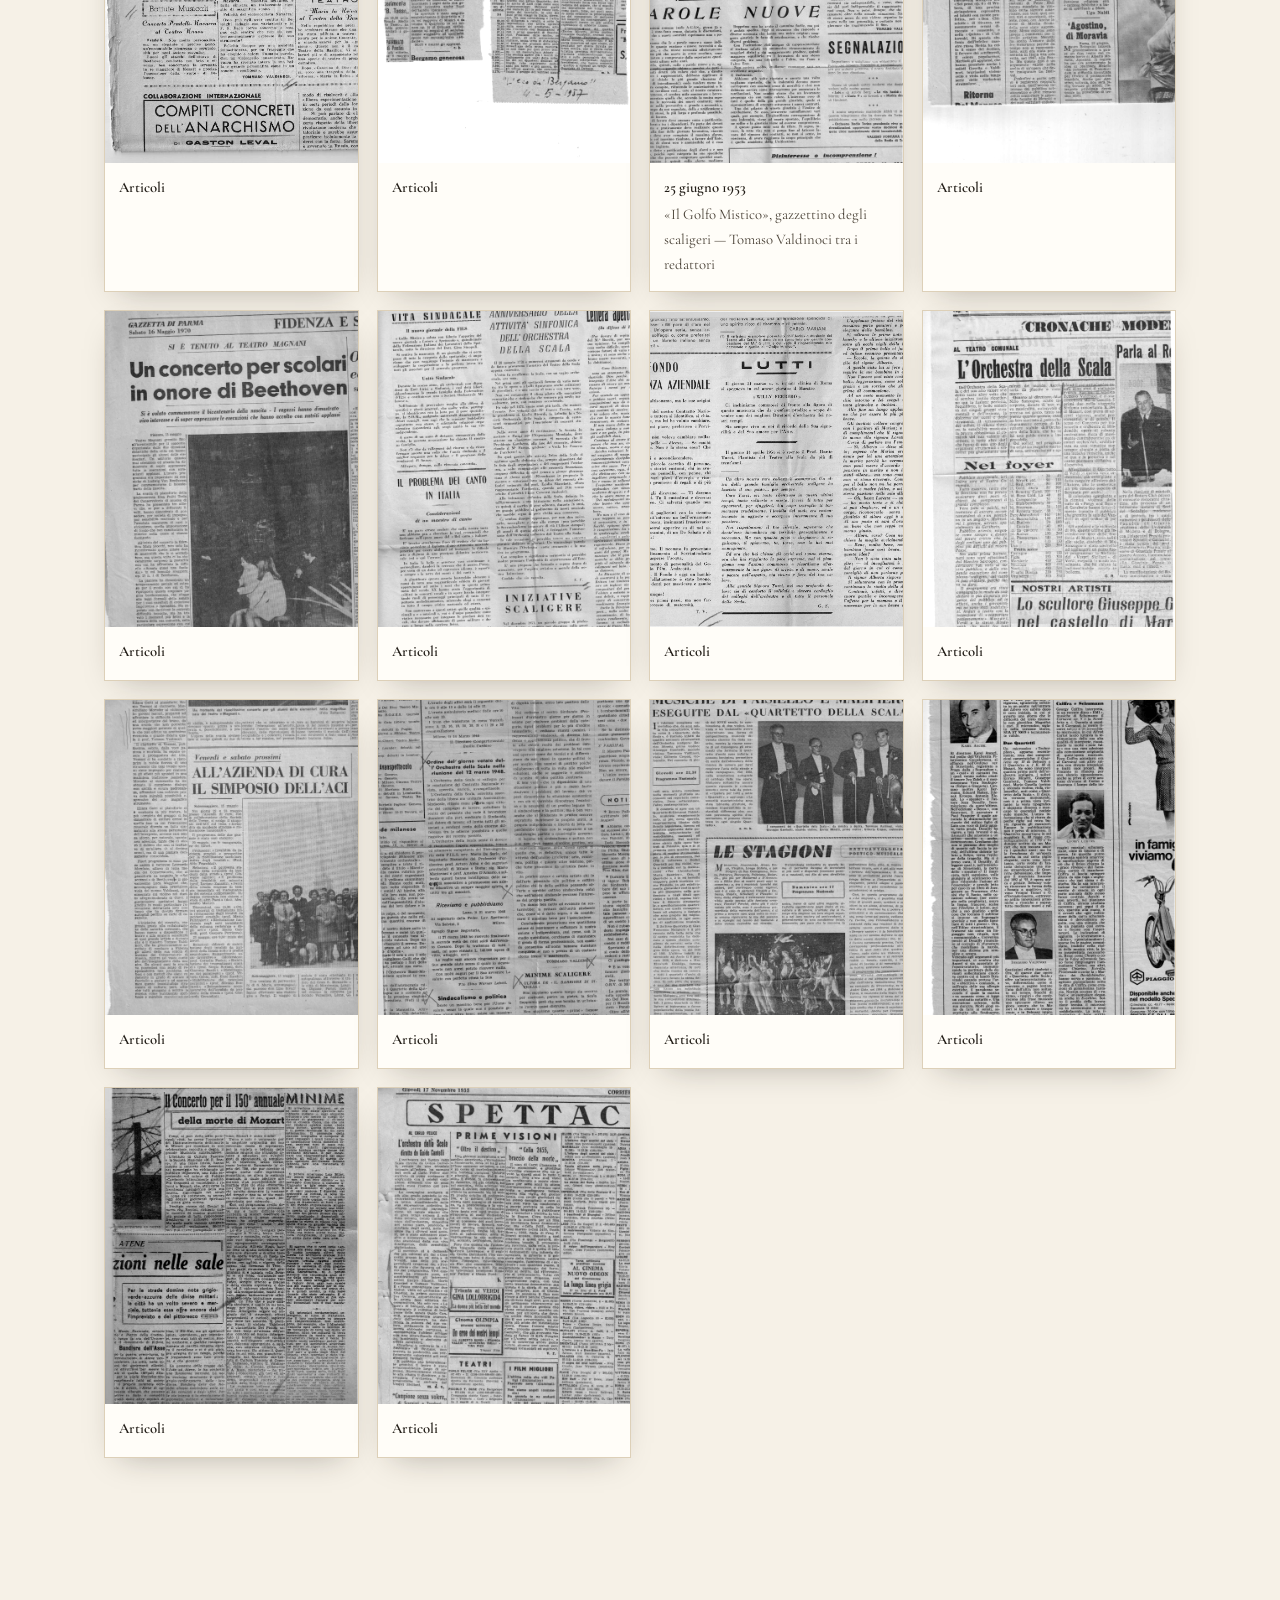
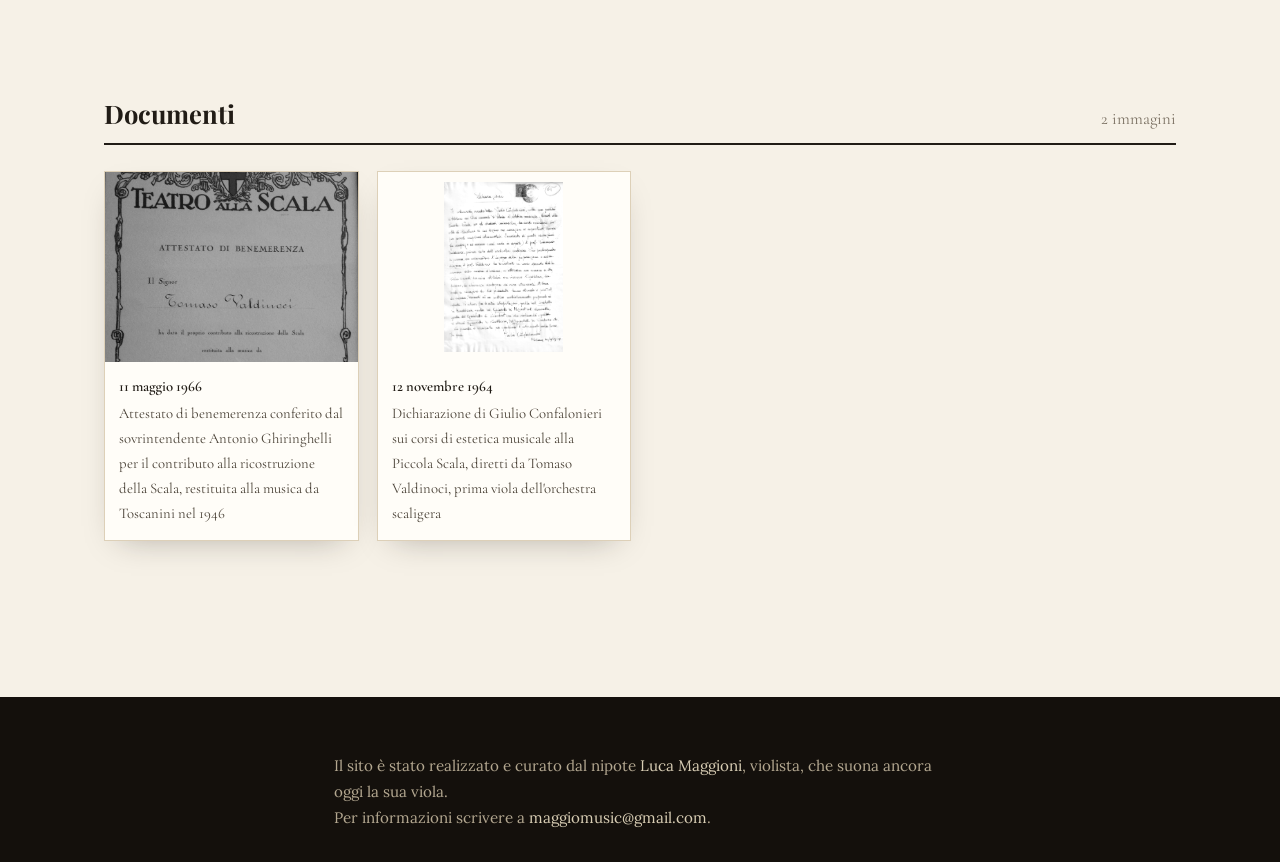
<file: docs/galleria.html>
<!DOCTYPE html>
<html lang="it">
<head>
<meta charset="UTF-8">
<meta name="viewport" content="width=device-width, initial-scale=1.0">
<title>Galleria fotografica — Tomaso Valdinoci</title>
<meta name="description" content="Fotografie, ritratti e dediche autografe di Tomaso Valdinoci, violista dell'Orchestra e del Quartetto della Scala di Milano.">
<link rel="canonical" href="https://tomasovaldinoci.it/galleria.html">
<meta name="robots" content="index, follow">
<meta name="theme-color" content="#f6f1e7">

<meta property="og:type" content="website">
<meta property="og:site_name" content="Tomaso Valdinoci">
<meta property="og:locale" content="it_IT">
<meta property="og:url" content="https://tomasovaldinoci.it/galleria.html">
<meta property="og:title" content="Galleria fotografica — Tomaso Valdinoci">
<meta property="og:description" content="Fotografie, ritratti e dediche autografe di Tomaso Valdinoci, violista dell'Orchestra e del Quartetto della Scala di Milano.">
<meta property="og:image" content="https://tomasovaldinoci.it/assets/img/home.png">
<meta property="og:image:alt" content="Il Quartetto d'archi della Scala e, a destra, Tomaso Valdinoci alla viola">

<meta name="twitter:card" content="summary_large_image">
<meta name="twitter:title" content="Galleria fotografica — Tomaso Valdinoci">
<meta name="twitter:description" content="Fotografie, ritratti e dediche autografe di Tomaso Valdinoci, violista dell'Orchestra e del Quartetto della Scala di Milano.">
<meta name="twitter:image" content="https://tomasovaldinoci.it/assets/img/home.png">
<link rel="preconnect" href="https://fonts.googleapis.com">
<link rel="preconnect" href="https://fonts.gstatic.com" crossorigin>
<link href="https://fonts.googleapis.com/css2?family=Playfair+Display:wght@700;800&family=Cormorant+Garamond:wght@500;600;700&family=Lora:ital,wght@0,400;0,500;1,400&display=swap" rel="stylesheet">
<link rel="icon" href="assets/favicon.svg" type="image/svg+xml">
<link rel="icon" href="assets/favicon-32.png" type="image/png" sizes="32x32">
<link rel="apple-touch-icon" href="assets/apple-touch-icon.png">
<link rel="manifest" href="assets/site.webmanifest">
<link rel="stylesheet" href="css/style.css">
</head>
<body>

<header class="site-header">
  <nav class="nav">
    <button class="nav-toggle" aria-label="Apri il menu" aria-expanded="false">☰</button>
    <ul class="nav-links">
      <li><a href="index.html">Home</a></li>
      <li><a href="biografia.html">Biografia</a></li>
      <li><a href="galleria.html" aria-current="page">Galleria</a></li>
    </ul>
  </nav>
</header>

<main>
  <section style="padding-top:64px; padding-bottom: 32px;">
    <div class="container">
      <span class="eyebrow">Archivio fotografico</span>
      <h1>Galleria</h1>
      <p class="lede">Fotografie di scena, ritratti e dediche autografe dei grandi maestri, conservate nell'archivio di famiglia di Tomaso Valdinoci.</p>
      <nav class="gallery-nav" aria-label="Sezioni della galleria">
        <a href="#quartetto">Quartetto della Scala</a>
        <a href="#orchestra">Orchestra della Scala</a>
        <a href="#dediche">Dediche dei maestri</a>
        <a href="#articoli">Articoli</a>
        <a href="#ritratti">Documenti</a>
      </nav>
    </div>
  </section>
  <section id="quartetto" class="album-section">
    <div class="container">
      <div class="album">
        <div class="album-head">
          <h2>Quartetto della Scala</h2>
          <span class="album-count">6 fotografie</span>
        </div>
        <p class="album-desc">Tomaso Valdinoci componente del Quartetto della Scala, in formazioni con E. Minetti, G. Gambetti, F. Fantini e altri colleghi d'orchestra.</p>
        <div class="grid wide">
        <figure>
          <a href="assets/img/quartetto/primo-quartetto-conservatorio.jpg" data-lightbox="assets/img/quartetto/primo-quartetto-conservatorio.jpg" data-caption="Il giovane Valdinoci studente con il quartetto del Conservatorio">
            <div class="thumb"><img src="assets/img/quartetto/primo-quartetto-conservatorio.jpg" alt="Il giovane Valdinoci studente con il quartetto del Conservatorio" loading="lazy"></div>
          </a>
          <figcaption><span class="cap-title">Gli esordi</span>Il giovane Valdinoci studente con il quartetto del Conservatorio</figcaption>
        </figure>
        <figure>
          <a href="assets/img/quartetto/222642201830984.jpg" data-lightbox="assets/img/quartetto/222642201830984.jpg" data-caption="Quartetto della Scala — E. Minetti, G. Crepax, T. Valdinoci, G. Gambetti">
            <div class="thumb"><img src="assets/img/quartetto/222642201830984.jpg" alt="Quartetto della Scala" loading="lazy"></div>
          </a>
          <figcaption><span class="cap-title">Quartetto della Scala</span>E. Minetti, G. Crepax, T. Valdinoci, G. Gambetti</figcaption>
        </figure>
        <figure>
          <a href="assets/img/quartetto/222642765164261.jpg" data-lightbox="assets/img/quartetto/222642765164261.jpg" data-caption="1947 — E. Minetti, G. Gambetti, E. Calace, E. Martinenghi, T. Valdinoci">
            <div class="thumb"><img src="assets/img/quartetto/222642765164261.jpg" alt="Quartetto della Scala, 1947" loading="lazy"></div>
          </a>
          <figcaption><span class="cap-title">1947</span>E. Minetti, G. Gambetti, E. Calace, E. Martinenghi, T. Valdinoci</figcaption>
        </figure>
        <figure>
          <a href="assets/img/quartetto/1956-mostra-mozartiana.jpg" data-lightbox="assets/img/quartetto/1956-mostra-mozartiana.jpg" data-caption="21 aprile 1956 — Villa Comunale, concerto per l'inaugurazione della mostra mozartiana — Quartetto della Scala: Gambetti, Valdinoci, Minetti e Gusella">
            <div class="thumb"><img src="assets/img/quartetto/1956-mostra-mozartiana.jpg" alt="Quartetto della Scala, Villa Comunale, 21 aprile 1956" loading="lazy"></div>
          </a>
          <figcaption><span class="cap-title">21 aprile 1956</span>Villa Comunale, concerto per l'inaugurazione della mostra mozartiana — Quartetto della Scala: Gambetti, Valdinoci, Minetti e Gusella</figcaption>
        </figure>
        <figure>
          <a href="assets/img/quartetto/222659175162620.jpg" data-lightbox="assets/img/quartetto/222659175162620.jpg" data-caption="Quartetto della Scala — E. Minetti, F. Fantini, M. Gusella, T. Valdinoci">
            <div class="thumb"><img src="assets/img/quartetto/222659175162620.jpg" alt="Quartetto della Scala" loading="lazy"></div>
          </a>
          <figcaption><span class="cap-title">Quartetto della Scala</span>E. Minetti, F. Fantini, M. Gusella, T. Valdinoci</figcaption>
        </figure>
        <figure>
          <a href="assets/img/quartetto/222659348495936.jpg" data-lightbox="assets/img/quartetto/222659348495936.jpg" data-caption="Quartetto della Scala — E. Minetti, F. Fantini">
            <div class="thumb"><img src="assets/img/quartetto/222659348495936.jpg" alt="Quartetto della Scala" loading="lazy"></div>
          </a>
          <figcaption><span class="cap-title">Quartetto della Scala</span>E. Minetti, F. Fantini</figcaption>
        </figure>
        </div>
      </div>
    </div>
  </section>
  <section id="orchestra" class="album-section">
    <div class="container">
      <div class="album">
        <div class="album-head">
          <h2>Orchestra della Scala</h2>
          <span class="album-count">9 fotografie</span>
        </div>
        <p class="album-desc">Momenti di scena e di prova dell'Orchestra del Teatro alla Scala, dalla riapertura del 1946 fino agli anni Sessanta.</p>
        <div class="grid wide">
        <figure>
          <a href="assets/img/orchestra/222662685162269.jpg" data-lightbox="assets/img/orchestra/222662685162269.jpg" data-caption="11 maggio 1946 — Inaugurazione del Teatro alla Scala, ricostruito dopo la guerra e restituito alla musica da Arturo Toscanini">
            <div class="thumb"><img src="assets/img/orchestra/222662685162269.jpg" alt="Inaugurazione del Teatro alla Scala, 11 maggio 1946" loading="lazy"></div>
          </a>
          <figcaption><span class="cap-title">11 maggio 1946</span>Inaugurazione del Teatro alla Scala, ricostruito dopo la guerra e restituito alla musica da Arturo Toscanini</figcaption>
        </figure>
        <figure>
          <a href="assets/img/orchestra/222661355162402.jpg" data-lightbox="assets/img/orchestra/222661355162402.jpg" data-caption="1951 — Durante la registrazione del Nabucco, diretta da Arturo Toscanini">
            <div class="thumb"><img src="assets/img/orchestra/222661355162402.jpg" alt="Registrazione del Nabucco, 1951" loading="lazy"></div>
          </a>
          <figcaption><span class="cap-title">1951</span>Durante la registrazione del Nabucco, diretta da Arturo Toscanini</figcaption>
        </figure>
        <figure>
          <a href="assets/img/orchestra/1955-anversa-ghedini.jpg" data-lightbox="assets/img/orchestra/1955-anversa-ghedini.jpg" data-caption="Anversa 1955 — Concertante per due violini e viola di Ghedini, diretto da Guido Cantelli — solisti E. Minetti, M. Gorrieri, T. Valdinoci">
            <div class="thumb"><img src="assets/img/orchestra/1955-anversa-ghedini.jpg" alt="Concertante di Ghedini, Anversa 1955" loading="lazy"></div>
          </a>
          <figcaption><span class="cap-title">Anversa 1955</span>Concertante per due violini e viola di Ghedini, diretto da Guido Cantelli — solisti E. Minetti, M. Gorrieri, T. Valdinoci</figcaption>
        </figure>
        <figure>
          <a href="assets/img/orchestra/1956-ballo-in-maschera.jpg" data-lightbox="assets/img/orchestra/1956-ballo-in-maschera.jpg" data-caption="Settembre 1956 — Teatro alla Scala, produzione di Un ballo in maschera — G. Di Stefano, De Poli, M. Callas, T. Valdinoci e Burattin">
            <div class="thumb"><img src="assets/img/orchestra/1956-ballo-in-maschera.jpg" alt="Un ballo in maschera, Teatro alla Scala, settembre 1956" loading="lazy"></div>
          </a>
          <figcaption><span class="cap-title">Settembre 1956</span>Teatro alla Scala, produzione di «Un ballo in maschera» — G. Di Stefano, De Poli, M. Callas, T. Valdinoci e Burattin</figcaption>
        </figure>
        <figure>
          <a href="assets/img/orchestra/222663048495566.jpg" data-lightbox="assets/img/orchestra/222663048495566.jpg" data-caption="1956 — Tito Gobbi, T. Valdinoci, M. Gusella">
            <div class="thumb"><img src="assets/img/orchestra/222663048495566.jpg" alt="Con Tito Gobbi, 1956" loading="lazy"></div>
          </a>
          <figcaption><span class="cap-title">1956</span>Tito Gobbi, T. Valdinoci, M. Gusella</figcaption>
        </figure>
        <figure>
          <a href="assets/img/orchestra/1957-manon-lescaut.jpg" data-lightbox="assets/img/orchestra/1957-manon-lescaut.jpg" data-caption="Luglio 1957 — Teatro alla Scala, durante l'incisione della Manon Lescaut di Puccini, con Serafin, Callas e Di Stefano">
            <div class="thumb"><img src="assets/img/orchestra/1957-manon-lescaut.jpg" alt="Incisione della Manon Lescaut di Puccini, Teatro alla Scala, luglio 1957" loading="lazy"></div>
          </a>
          <figcaption><span class="cap-title">Luglio 1957</span>Teatro alla Scala, durante l'incisione della «Manon Lescaut» di Puccini, con Serafin, Callas e Di Stefano</figcaption>
        </figure>
        <figure>
          <a href="assets/img/orchestra/1962-don-chisciotte-esecuzione.jpg" data-lightbox="assets/img/orchestra/1962-don-chisciotte-esecuzione.jpg" data-caption="21 giugno 1962 — Esecuzione del Don Chisciotte, diretto da Zubin Mehta — Valdinoci e Gusella">
            <div class="thumb"><img src="assets/img/orchestra/1962-don-chisciotte-esecuzione.jpg" alt="Esecuzione del Don Chisciotte diretto da Zubin Mehta, 21 giugno 1962" loading="lazy"></div>
          </a>
          <figcaption><span class="cap-title">21 giugno 1962</span>Esecuzione del «Don Chisciotte», diretto da Zubin Mehta — Valdinoci e Gusella</figcaption>
        </figure>
        <figure>
          <a href="assets/img/orchestra/222663378495533.jpg" data-lightbox="assets/img/orchestra/222663378495533.jpg" data-caption="1963 — Modena — Sinfonia concertante di W. A. Mozart — F. Fantini, N. Sanzogno, T. Valdinoci">
            <div class="thumb"><img src="assets/img/orchestra/222663378495533.jpg" alt="Sinfonia concertante di Mozart, Modena 1963" loading="lazy"></div>
          </a>
          <figcaption><span class="cap-title">1963</span>Modena — Sinfonia concertante di W. A. Mozart — F. Fantini, N. Sanzogno, T. Valdinoci</figcaption>
        </figure>
        <figure>
          <a href="assets/img/orchestra/1964-mosca-turandot.jpg" data-lightbox="assets/img/orchestra/1964-mosca-turandot.jpg" data-caption="Mosca, settembre 1964 — Teatro Bolscioi, Turandot diretta da Gavazzeni">
            <div class="thumb"><img src="assets/img/orchestra/1964-mosca-turandot.jpg" alt="Turandot diretta da Gavazzeni, Teatro Bolscioi, Mosca, settembre 1964" loading="lazy"></div>
          </a>
          <figcaption><span class="cap-title">Mosca, settembre 1964</span>Teatro Bolscioi, «Turandot» diretta da Gavazzeni</figcaption>
        </figure>
        </div>
      </div>
    </div>
  </section>
  <section id="dediche" class="album-section">
    <div class="container">
      <div class="album">
        <div class="album-head">
          <h2>Dediche dei maestri</h2>
          <span class="album-count">16 fotografie</span>
        </div>
        <p class="album-desc">Fotografie autografate e dedicate a Tomaso Valdinoci dai grandi direttori e solisti con cui ha suonato.</p>
        <div class="grid">
        <figure>
          <a href="assets/img/dediche/carl-schuricht.jpg" data-lightbox="assets/img/dediche/carl-schuricht.jpg" data-caption="Fronte foto — Carl Schuricht">
            <div class="thumb contain"><img src="assets/img/dediche/carl-schuricht.jpg" alt="Dedica di Carl Schuricht, fronte foto" loading="lazy"></div>
          </a>
          <figcaption><span class="cap-title">Fronte foto</span>Carl Schuricht</figcaption>
        </figure>
        <figure>
          <a href="assets/img/dediche/carl-schuricht-retro.jpg" data-lightbox="assets/img/dediche/carl-schuricht-retro.jpg" data-caption="Retro foto — Carl Schuricht">
            <div class="thumb contain"><img src="assets/img/dediche/carl-schuricht-retro.jpg" alt="Dedica di Carl Schuricht, retro foto" loading="lazy"></div>
          </a>
          <figcaption><span class="cap-title">Retro foto</span>Carl Schuricht</figcaption>
        </figure>
        <figure>
          <a href="assets/img/dediche/221362941958910.jpg" data-lightbox="assets/img/dediche/221362941958910.jpg" data-caption="Dedica — Victor De Sabata">
            <div class="thumb contain"><img src="assets/img/dediche/221362941958910.jpg" alt="Dedica di Victor De Sabata" loading="lazy"></div>
          </a>
          <figcaption><span class="cap-title">Dedica</span>Victor De Sabata</figcaption>
        </figure>
        <figure>
          <a href="assets/img/dediche/221363111958893.jpg" data-lightbox="assets/img/dediche/221363111958893.jpg" data-caption="Dedica — Richard Strauss">
            <div class="thumb contain"><img src="assets/img/dediche/221363111958893.jpg" alt="Dedica di Richard Strauss" loading="lazy"></div>
          </a>
          <figcaption><span class="cap-title">Dedica</span>Richard Strauss</figcaption>
        </figure>
        <figure>
          <a href="assets/img/dediche/221363225292215.jpg" data-lightbox="assets/img/dediche/221363225292215.jpg" data-caption="Dedica — Dimitri Mitropoulos">
            <div class="thumb contain"><img src="assets/img/dediche/221363225292215.jpg" alt="Dedica di Dimitri Mitropoulos" loading="lazy"></div>
          </a>
          <figcaption><span class="cap-title">Dedica</span>Dimitri Mitropoulos</figcaption>
        </figure>
        <figure>
          <a href="assets/img/dediche/221363495292188.jpg" data-lightbox="assets/img/dediche/221363495292188.jpg" data-caption="Dedica — Victor De Sabata">
            <div class="thumb contain"><img src="assets/img/dediche/221363495292188.jpg" alt="Dedica di Victor De Sabata" loading="lazy"></div>
          </a>
          <figcaption><span class="cap-title">Dedica</span>Victor De Sabata</figcaption>
        </figure>
        <figure>
          <a href="assets/img/dediche/221363808625490.jpg" data-lightbox="assets/img/dediche/221363808625490.jpg" data-caption="Dedica — Ildebrando Pizzetti">
            <div class="thumb contain"><img src="assets/img/dediche/221363808625490.jpg" alt="Dedica di Ildebrando Pizzetti" loading="lazy"></div>
          </a>
          <figcaption><span class="cap-title">Dedica</span>Ildebrando Pizzetti</figcaption>
        </figure>
        <figure>
          <a href="assets/img/dediche/221363811958823.jpg" data-lightbox="assets/img/dediche/221363811958823.jpg" data-caption="Dedica — Jonel Perlea">
            <div class="thumb contain"><img src="assets/img/dediche/221363811958823.jpg" alt="Dedica di Jonel Perlea" loading="lazy"></div>
          </a>
          <figcaption><span class="cap-title">Dedica</span>Jonel Perlea</figcaption>
        </figure>
        <figure>
          <a href="assets/img/dediche/221363815292156.jpg" data-lightbox="assets/img/dediche/221363815292156.jpg" data-caption="Dedica — Igor Stravinskij">
            <div class="thumb contain"><img src="assets/img/dediche/221363815292156.jpg" alt="Dedica di Igor Stravinskij" loading="lazy"></div>
          </a>
          <figcaption><span class="cap-title">Dedica</span>Igor Stravinskij</figcaption>
        </figure>
        <figure>
          <a href="assets/img/dediche/221363878625483.jpg" data-lightbox="assets/img/dediche/221363878625483.jpg" data-caption="Dedica — Arturo Toscanini">
            <div class="thumb contain"><img src="assets/img/dediche/221363878625483.jpg" alt="Dedica di Arturo Toscanini" loading="lazy"></div>
          </a>
          <figcaption><span class="cap-title">Dedica</span>Arturo Toscanini</figcaption>
        </figure>
        <figure>
          <a href="assets/img/dediche/221363885292149.jpg" data-lightbox="assets/img/dediche/221363885292149.jpg" data-caption="Dedica — Leonard Bernstein">
            <div class="thumb contain"><img src="assets/img/dediche/221363885292149.jpg" alt="Dedica di Leonard Bernstein" loading="lazy"></div>
          </a>
          <figcaption><span class="cap-title">Dedica</span>Leonard Bernstein</figcaption>
        </figure>
        <figure>
          <a href="assets/img/dediche/221364968625374.jpg" data-lightbox="assets/img/dediche/221364968625374.jpg" data-caption="Dedica — Igor Stravinskij">
            <div class="thumb contain"><img src="assets/img/dediche/221364968625374.jpg" alt="Dedica di Igor Stravinskij" loading="lazy"></div>
          </a>
          <figcaption><span class="cap-title">Dedica</span>Igor Stravinskij</figcaption>
        </figure>
        <figure>
          <a href="assets/img/dediche/221367055291832.jpg" data-lightbox="assets/img/dediche/221367055291832.jpg" data-caption="Fronte foto — E. von Karajan, E. Minetti, T. Valdinoci">
            <div class="thumb contain"><img src="assets/img/dediche/221367055291832.jpg" alt="Con Herbert von Karajan" loading="lazy"></div>
          </a>
          <figcaption><span class="cap-title">Fronte foto</span>E. von Karajan, E. Minetti, T. Valdinoci</figcaption>
        </figure>
        <figure>
          <a href="assets/img/dediche/221367418625129.jpg" data-lightbox="assets/img/dediche/221367418625129.jpg" data-caption="Retro foto — E. von Karajan, E. Minetti, T. Valdinoci">
            <div class="thumb contain"><img src="assets/img/dediche/221367418625129.jpg" alt="Con Herbert von Karajan, retro" loading="lazy"></div>
          </a>
          <figcaption><span class="cap-title">Retro foto</span>E. von Karajan, E. Minetti, T. Valdinoci</figcaption>
        </figure>
        <figure>
          <a href="assets/img/dediche/221367885291749.jpg" data-lightbox="assets/img/dediche/221367885291749.jpg" data-caption="Retro foto — Pierre Fournier">
            <div class="thumb contain"><img src="assets/img/dediche/221367885291749.jpg" alt="Dedica di Pierre Fournier, retro" loading="lazy"></div>
          </a>
          <figcaption><span class="cap-title">Retro foto</span>Pierre Fournier</figcaption>
        </figure>
        <figure>
          <a href="assets/img/dediche/221367891958415.jpg" data-lightbox="assets/img/dediche/221367891958415.jpg" data-caption="Fronte foto — Pierre Fournier">
            <div class="thumb contain"><img src="assets/img/dediche/221367891958415.jpg" alt="Dedica di Pierre Fournier" loading="lazy"></div>
          </a>
          <figcaption><span class="cap-title">Fronte foto</span>Pierre Fournier</figcaption>
        </figure>
        </div>
      </div>
    </div>
  </section>
  <section id="articoli" class="album-section">
    <div class="container">
      <div class="album">
        <div class="album-head">
          <h2>Articoli</h2>
          <span class="album-count">26 ritagli</span>
        </div>
        <p class="album-desc">Ritagli di giornale e pubblicazioni dedicate all'Orchestra e al Quartetto della Scala, tra cui il gazzettino interno «Il Golfo Mistico».</p>
        <div class="grid">
        <figure>
          <a href="assets/img/articoli/222639755164562.jpg" data-lightbox="assets/img/articoli/222639755164562.jpg" data-caption="Articoli">
            <div class="thumb"><img src="assets/img/articoli/222639755164562.jpg" alt="Ritaglio di stampa sull'Orchestra della Scala" loading="lazy"></div>
          </a>
          <figcaption><span class="cap-title">Articoli</span></figcaption>
        </figure>
        <figure>
          <a href="assets/img/articoli/222639775164560.jpg" data-lightbox="assets/img/articoli/222639775164560.jpg" data-caption="Articoli">
            <div class="thumb"><img src="assets/img/articoli/222639775164560.jpg" alt="Ritaglio di stampa sull'Orchestra della Scala" loading="lazy"></div>
          </a>
          <figcaption><span class="cap-title">Articoli</span></figcaption>
        </figure>
        <figure>
          <a href="assets/img/articoli/222639778497893.jpg" data-lightbox="assets/img/articoli/222639778497893.jpg" data-caption="Articoli">
            <div class="thumb"><img src="assets/img/articoli/222639778497893.jpg" alt="Ritaglio di stampa sull'Orchestra della Scala" loading="lazy"></div>
          </a>
          <figcaption><span class="cap-title">Articoli</span></figcaption>
        </figure>
        <figure>
          <a href="assets/img/articoli/222639888497882.jpg" data-lightbox="assets/img/articoli/222639888497882.jpg" data-caption="Articoli">
            <div class="thumb"><img src="assets/img/articoli/222639888497882.jpg" alt="Ritaglio di stampa sull'Orchestra della Scala" loading="lazy"></div>
          </a>
          <figcaption><span class="cap-title">Articoli</span></figcaption>
        </figure>
        <figure>
          <a href="assets/img/articoli/222639891831215.jpg" data-lightbox="assets/img/articoli/222639891831215.jpg" data-caption="Articoli">
            <div class="thumb"><img src="assets/img/articoli/222639891831215.jpg" alt="Ritaglio di stampa sull'Orchestra della Scala" loading="lazy"></div>
          </a>
          <figcaption><span class="cap-title">Articoli</span></figcaption>
        </figure>
        <figure>
          <a href="assets/img/articoli/222639901831214.jpg" data-lightbox="assets/img/articoli/222639901831214.jpg" data-caption="Articoli">
            <div class="thumb"><img src="assets/img/articoli/222639901831214.jpg" alt="Ritaglio di stampa sull'Orchestra della Scala" loading="lazy"></div>
          </a>
          <figcaption><span class="cap-title">Articoli</span></figcaption>
        </figure>
        <figure>
          <a href="assets/img/articoli/222640035164534.jpg" data-lightbox="assets/img/articoli/222640035164534.jpg" data-caption="Articoli">
            <div class="thumb"><img src="assets/img/articoli/222640035164534.jpg" alt="Ritaglio di stampa sull'Orchestra della Scala" loading="lazy"></div>
          </a>
          <figcaption><span class="cap-title">Articoli</span></figcaption>
        </figure>
        <figure>
          <a href="assets/img/articoli/222640038497867.jpg" data-lightbox="assets/img/articoli/222640038497867.jpg" data-caption="Articoli">
            <div class="thumb"><img src="assets/img/articoli/222640038497867.jpg" alt="Ritaglio di stampa sull'Orchestra della Scala" loading="lazy"></div>
          </a>
          <figcaption><span class="cap-title">Articoli</span></figcaption>
        </figure>
        <figure>
          <a href="assets/img/articoli/222640048497866.jpg" data-lightbox="assets/img/articoli/222640048497866.jpg" data-caption="Articoli">
            <div class="thumb"><img src="assets/img/articoli/222640048497866.jpg" alt="Ritaglio di stampa sull'Orchestra della Scala" loading="lazy"></div>
          </a>
          <figcaption><span class="cap-title">Articoli</span></figcaption>
        </figure>
        <figure>
          <a href="assets/img/articoli/222640091831195.jpg" data-lightbox="assets/img/articoli/222640091831195.jpg" data-caption="Articoli">
            <div class="thumb"><img src="assets/img/articoli/222640091831195.jpg" alt="Ritaglio di stampa sull'Orchestra della Scala" loading="lazy"></div>
          </a>
          <figcaption><span class="cap-title">Articoli</span></figcaption>
        </figure>
        <figure>
          <a href="assets/img/articoli/222640108497860.jpg" data-lightbox="assets/img/articoli/222640108497860.jpg" data-caption="Articoli">
            <div class="thumb"><img src="assets/img/articoli/222640108497860.jpg" alt="Ritaglio di stampa sull'Orchestra della Scala" loading="lazy"></div>
          </a>
          <figcaption><span class="cap-title">Articoli</span></figcaption>
        </figure>
        <figure>
          <a href="assets/img/articoli/222640111831193.jpg" data-lightbox="assets/img/articoli/222640111831193.jpg" data-caption="Articoli">
            <div class="thumb"><img src="assets/img/articoli/222640111831193.jpg" alt="Ritaglio di stampa sull'Orchestra della Scala" loading="lazy"></div>
          </a>
          <figcaption><span class="cap-title">Articoli</span></figcaption>
        </figure>
        <figure>
          <a href="assets/img/articoli/222640151831189.jpg" data-lightbox="assets/img/articoli/222640151831189.jpg" data-caption="Articoli">
            <div class="thumb"><img src="assets/img/articoli/222640151831189.jpg" alt="Ritaglio di stampa sull'Orchestra della Scala" loading="lazy"></div>
          </a>
          <figcaption><span class="cap-title">Articoli</span></figcaption>
        </figure>
        <figure>
          <a href="assets/img/articoli/222640175164520.jpg" data-lightbox="assets/img/articoli/222640175164520.jpg" data-caption="Articoli">
            <div class="thumb"><img src="assets/img/articoli/222640175164520.jpg" alt="Ritaglio di stampa sull'Orchestra della Scala" loading="lazy"></div>
          </a>
          <figcaption><span class="cap-title">Articoli</span></figcaption>
        </figure>
        <figure>
          <a href="assets/img/articoli/222640181831186.jpg" data-lightbox="assets/img/articoli/222640181831186.jpg" data-caption="25 giugno 1953 — «Il Golfo Mistico», gazzettino degli scaligeri — Tomaso Valdinoci tra i redattori">
            <div class="thumb"><img src="assets/img/articoli/222640181831186.jpg" alt="Il Golfo Mistico, 25 giugno 1953" loading="lazy"></div>
          </a>
          <figcaption><span class="cap-title">25 giugno 1953</span>«Il Golfo Mistico», gazzettino degli scaligeri — Tomaso Valdinoci tra i redattori</figcaption>
        </figure>
        <figure>
          <a href="assets/img/articoli/222640205164517.jpg" data-lightbox="assets/img/articoli/222640205164517.jpg" data-caption="Articoli">
            <div class="thumb"><img src="assets/img/articoli/222640205164517.jpg" alt="Ritaglio di stampa sull'Orchestra della Scala" loading="lazy"></div>
          </a>
          <figcaption><span class="cap-title">Articoli</span></figcaption>
        </figure>
        <figure>
          <a href="assets/img/articoli/222640255164512.jpg" data-lightbox="assets/img/articoli/222640255164512.jpg" data-caption="Articoli">
            <div class="thumb"><img src="assets/img/articoli/222640255164512.jpg" alt="Ritaglio di stampa sull'Orchestra della Scala" loading="lazy"></div>
          </a>
          <figcaption><span class="cap-title">Articoli</span></figcaption>
        </figure>
        <figure>
          <a href="assets/img/articoli/222640258497845.jpg" data-lightbox="assets/img/articoli/222640258497845.jpg" data-caption="Articoli">
            <div class="thumb"><img src="assets/img/articoli/222640258497845.jpg" alt="Ritaglio di stampa sull'Orchestra della Scala" loading="lazy"></div>
          </a>
          <figcaption><span class="cap-title">Articoli</span></figcaption>
        </figure>
        <figure>
          <a href="assets/img/articoli/222640275164510.jpg" data-lightbox="assets/img/articoli/222640275164510.jpg" data-caption="Articoli">
            <div class="thumb"><img src="assets/img/articoli/222640275164510.jpg" alt="Ritaglio di stampa sull'Orchestra della Scala" loading="lazy"></div>
          </a>
          <figcaption><span class="cap-title">Articoli</span></figcaption>
        </figure>
        <figure>
          <a href="assets/img/articoli/222640321831172.jpg" data-lightbox="assets/img/articoli/222640321831172.jpg" data-caption="Articoli">
            <div class="thumb"><img src="assets/img/articoli/222640321831172.jpg" alt="Ritaglio di stampa sull'Orchestra della Scala" loading="lazy"></div>
          </a>
          <figcaption><span class="cap-title">Articoli</span></figcaption>
        </figure>
        <figure>
          <a href="assets/img/articoli/222640331831171.jpg" data-lightbox="assets/img/articoli/222640331831171.jpg" data-caption="Articoli">
            <div class="thumb"><img src="assets/img/articoli/222640331831171.jpg" alt="Ritaglio di stampa sull'Orchestra della Scala" loading="lazy"></div>
          </a>
          <figcaption><span class="cap-title">Articoli</span></figcaption>
        </figure>
        <figure>
          <a href="assets/img/articoli/222640351831169.jpg" data-lightbox="assets/img/articoli/222640351831169.jpg" data-caption="Articoli">
            <div class="thumb"><img src="assets/img/articoli/222640351831169.jpg" alt="Ritaglio di stampa sull'Orchestra della Scala" loading="lazy"></div>
          </a>
          <figcaption><span class="cap-title">Articoli</span></figcaption>
        </figure>
        <figure>
          <a href="assets/img/articoli/222640395164498.jpg" data-lightbox="assets/img/articoli/222640395164498.jpg" data-caption="Articoli">
            <div class="thumb"><img src="assets/img/articoli/222640395164498.jpg" alt="Ritaglio di stampa sull'Orchestra della Scala" loading="lazy"></div>
          </a>
          <figcaption><span class="cap-title">Articoli</span></figcaption>
        </figure>
        <figure>
          <a href="assets/img/articoli/222640415164496.jpg" data-lightbox="assets/img/articoli/222640415164496.jpg" data-caption="Articoli">
            <div class="thumb"><img src="assets/img/articoli/222640415164496.jpg" alt="Ritaglio di stampa sull'Orchestra della Scala" loading="lazy"></div>
          </a>
          <figcaption><span class="cap-title">Articoli</span></figcaption>
        </figure>
        <figure>
          <a href="assets/img/articoli/222640438497827.jpg" data-lightbox="assets/img/articoli/222640438497827.jpg" data-caption="Articoli">
            <div class="thumb"><img src="assets/img/articoli/222640438497827.jpg" alt="Ritaglio di stampa sull'Orchestra della Scala" loading="lazy"></div>
          </a>
          <figcaption><span class="cap-title">Articoli</span></figcaption>
        </figure>
        <figure>
          <a href="assets/img/articoli/222640485164489.jpg" data-lightbox="assets/img/articoli/222640485164489.jpg" data-caption="Articoli">
            <div class="thumb"><img src="assets/img/articoli/222640485164489.jpg" alt="Ritaglio di stampa sull'Orchestra della Scala" loading="lazy"></div>
          </a>
          <figcaption><span class="cap-title">Articoli</span></figcaption>
        </figure>
        </div>
      </div>
    </div>
  </section>
  <section id="ritratti" class="album-section">
    <div class="container">
      <div class="album">
        <div class="album-head">
          <h2>Documenti</h2>
          <span class="album-count">2 immagini</span>
        </div>
        <div class="grid wide">
        <figure>
          <a href="assets/img/profilo/515683940557363.jpg" data-lightbox="assets/img/profilo/515683940557363.jpg" data-caption="11 maggio 1966 — Attestato di benemerenza conferito dal sovrintendente Antonio Ghiringhelli per il contributo alla ricostruzione della Scala, restituita alla musica da Arturo Toscanini nel 1946">
            <div class="thumb"><img src="assets/img/profilo/515683940557363.jpg" alt="Attestato di benemerenza, Teatro alla Scala, 1966" loading="lazy"></div>
          </a>
          <figcaption><span class="cap-title">11 maggio 1966</span>Attestato di benemerenza conferito dal sovrintendente Antonio Ghiringhelli per il contributo alla ricostruzione della Scala, restituita alla musica da Toscanini nel 1946</figcaption>
        </figure>
        <figure>
          <a href="assets/img/profilo/1964-attestato-confalonieri.jpg" data-lightbox="assets/img/profilo/1964-attestato-confalonieri.jpg" data-caption="12 novembre 1964 — Dichiarazione di Giulio Confalonieri sui corsi di estetica musicale alla Piccola Scala, diretti da Tomaso Valdinoci, prima viola dell'orchestra scaligera">
            <div class="thumb contain"><img src="assets/img/profilo/1964-attestato-confalonieri.jpg" alt="Dichiarazione di Giulio Confalonieri, corsi di estetica musicale, Piccola Scala, 12 novembre 1964" loading="lazy"></div>
          </a>
          <figcaption><span class="cap-title">12 novembre 1964</span>Dichiarazione di Giulio Confalonieri sui corsi di estetica musicale alla Piccola Scala, diretti da Tomaso Valdinoci, prima viola dell'orchestra scaligera</figcaption>
        </figure>
        </div>
      </div>
    </div>
  </section>

</main>

<footer class="site-footer">
  <div class="container footer-simple">
    <p class="footer-family">Il sito è stato realizzato e curato dal nipote <a href="https://www.lucamaggioni.it/">Luca Maggioni</a>, violista, che suona ancora oggi la sua viola.</p>
    <p>Per informazioni scrivere a <a href="mailto:maggiomusic@gmail.com">maggiomusic@gmail.com</a>.</p>
  </div>
</footer>

<script src="js/main.js"></script>
</body>
</html>
</file>
<file: docs/css/style.css>
/* ============================================================
   Tomaso Valdinoci — sito tributo
   Palette: carta/pergamena, inchiostro, rosso Scala, oro spento
   ============================================================ */

:root {
  --bg: #f6f1e7;
  --bg-alt: #efe6d4;
  --bg-panel: #fffdf8;
  --ink: #211c16;
  --ink-soft: #4a4237;
  --ink-faint: #7a7062;
  --line: #ddd0b8;
  --accent: #7a1f2b;
  --accent-dark: #591420;
  --gold: #a9812f;
  --gold-soft: #cdb27a;
  --shadow: 0 12px 32px -16px rgba(33, 28, 22, 0.35);
  --radius: 2px;
  --font-display: "Playfair Display", Georgia, "Times New Roman", serif;
  --font-body: "Lora", Georgia, "Times New Roman", serif;
  --font-meta: "Cormorant Garamond", Georgia, serif;
}

* { box-sizing: border-box; }
html { scroll-behavior: smooth; background: var(--bg); }

body {
  margin: 0;
  min-height: 100vh;
  background: var(--bg);
  color: var(--ink);
  font-family: var(--font-body);
  font-size: 17px;
  line-height: 1.7;
  -webkit-font-smoothing: antialiased;
}
body.page-home { background: #14100c; }

img { max-width: 100%; display: block; }

a { color: var(--accent); text-decoration: none; }
a:hover { color: var(--accent-dark); }

.container {
  max-width: 1120px;
  margin: 0 auto;
  padding: 0 24px;
}

h1, h2, h3, h4 {
  font-family: var(--font-display);
  font-weight: 700;
  color: var(--ink);
  margin: 0 0 0.5em;
  line-height: 1.2;
}

.eyebrow {
  font-family: var(--font-meta);
  font-size: 1.05rem;
  letter-spacing: 0.16em;
  text-transform: uppercase;
  color: var(--accent);
  font-weight: 600;
  display: inline-block;
  margin-bottom: 0.75em;
}

.lede {
  font-size: 1.15rem;
  color: var(--ink-soft);
  max-width: 62ch;
}

/* ---------- Header / Nav ---------- */
.site-header {
  position: sticky;
  top: 0;
  z-index: 50;
  background: rgba(246, 241, 231, 0.92);
  backdrop-filter: blur(6px);
  border-bottom: 1px solid var(--line);
}

.nav {
  display: flex;
  align-items: center;
  justify-content: flex-end;
  padding: 16px 24px;
  max-width: 1120px;
  margin: 0 auto;
}
.nav.nav-branded { justify-content: space-between; }

.brand-block {
  display: flex;
  flex-direction: row;
  align-items: baseline;
  gap: 12px;
  flex-wrap: wrap;
  line-height: 1.2;
}
.brand-title {
  font-family: var(--font-display);
  font-size: 1.7rem;
  font-weight: 700;
  color: var(--ink);
  margin: 0;
}
.brand-sub {
  font-family: var(--font-meta);
  font-style: italic;
  font-size: 1.7rem;
  color: var(--ink-faint);
  letter-spacing: 0.01em;
}

.nav-links {
  display: flex;
  gap: 32px;
  list-style: none;
  margin: 0;
  padding: 0;
}

.nav-links a {
  font-family: var(--font-meta);
  font-size: 1.05rem;
  letter-spacing: 0.04em;
  text-transform: uppercase;
  color: var(--ink-soft);
  font-weight: 600;
  padding-bottom: 4px;
  border-bottom: 2px solid transparent;
  transition: color 0.2s, border-color 0.2s;
}
.nav-links a:hover,
.nav-links a[aria-current="page"] {
  color: var(--accent);
  border-color: var(--accent);
}

.nav-toggle {
  display: none;
  background: none;
  border: 1px solid var(--line);
  border-radius: var(--radius);
  padding: 8px 10px;
  font-size: 1.1rem;
  color: var(--ink);
  cursor: pointer;
}

/* ---------- Photo banner (home) ---------- */
.photo-banner {
  margin: 0;
  background: #14100c;
}
.photo-banner img {
  display: block;
  width: 100%;
  max-height: 60vh;
  object-fit: cover;
  filter: grayscale(100%) contrast(1.05);
}
.photo-banner figcaption {
  text-align: center;
  font-family: var(--font-meta);
  font-size: 0.98rem;
  color: var(--ink-faint);
  padding: 14px 24px;
}

/* ---------- Buttons ---------- */
.btn {
  display: inline-block;
  font-family: var(--font-meta);
  font-size: 1.05rem;
  letter-spacing: 0.06em;
  text-transform: uppercase;
  font-weight: 600;
  padding: 12px 28px;
  border: 1px solid var(--gold-soft);
  border-radius: var(--radius);
  color: #fbf7ee;
  transition: background 0.2s, color 0.2s, border-color 0.2s;
}
.btn:hover { background: var(--gold-soft); color: #201c16; }
.btn.btn-solid {
  background: var(--accent);
  border-color: var(--accent);
  color: #fbf7ee;
}
.btn.btn-solid:hover { background: var(--accent-dark); border-color: var(--accent-dark); }
.btn.btn-dark {
  border-color: var(--ink);
  color: var(--ink);
}
.btn.btn-dark:hover { background: var(--ink); color: var(--bg); }

/* ---------- Sections ---------- */
section { padding: 84px 0; }
.section-alt { background: var(--bg-alt); }
.section-head { margin-bottom: 48px; max-width: 68ch; }
.section-head.center { margin-left: auto; margin-right: auto; text-align: center; }

hr.rule {
  border: none;
  border-top: 1px solid var(--line);
  margin: 0;
}

/* ---------- Gallery ---------- */
.gallery-nav {
  display: flex;
  flex-wrap: wrap;
  gap: 10px;
  margin-bottom: 40px;
}
.gallery-nav a {
  font-family: var(--font-meta);
  text-transform: uppercase;
  font-size: 0.98rem;
  letter-spacing: 0.05em;
  font-weight: 600;
  padding: 8px 16px;
  border: 1px solid var(--line);
  color: var(--ink-soft);
  background: var(--bg-panel);
}
.gallery-nav a:hover { border-color: var(--accent); color: var(--accent); }

.album {
  margin-bottom: 72px;
}
.album-head {
  display: flex;
  justify-content: space-between;
  align-items: baseline;
  flex-wrap: wrap;
  gap: 8px;
  border-bottom: 2px solid var(--ink);
  padding-bottom: 10px;
  margin-bottom: 26px;
}
.album-head h2 { margin: 0; }
.album-count {
  font-family: var(--font-meta);
  color: var(--ink-faint);
  font-size: 1.05rem;
}
.album-desc {
  color: var(--ink-soft);
  max-width: 70ch;
  margin: -14px 0 26px;
}

.grid {
  display: grid;
  grid-template-columns: repeat(auto-fill, minmax(220px, 1fr));
  gap: 18px;
}
.grid figure {
  margin: 0;
  background: var(--bg-panel);
  border: 1px solid var(--line);
  box-shadow: var(--shadow);
}
.grid .thumb {
  aspect-ratio: 4/5;
  overflow: hidden;
  cursor: zoom-in;
}
.grid.wide .thumb { aspect-ratio: 4/3; }
.grid .thumb img {
  width: 100%; height: 100%; object-fit: cover;
  filter: grayscale(100%) contrast(1.05);
  transition: transform 0.5s ease;
}
.grid figure:hover .thumb img { transform: scale(1.05); }

/* Full-height documents/dedications: never crop, show the whole photo (incl. the dedication text) */
.thumb.contain {
  background: var(--bg-panel);
}
.thumb.contain img {
  object-fit: contain !important;
  padding: 10px;
}
.grid figcaption {
  padding: 12px 14px 14px;
  font-size: 0.92rem;
  color: var(--ink-soft);
  font-family: var(--font-meta);
}
.grid figcaption .cap-title {
  display: block;
  color: var(--ink);
  font-weight: 600;
  margin-bottom: 2px;
}

/* ---------- Lightbox ---------- */
.lightbox {
  position: fixed;
  inset: 0;
  background: rgba(15, 12, 9, 0.94);
  display: none;
  align-items: center;
  justify-content: center;
  z-index: 100;
  padding: 40px 20px;
}
.lightbox.open { display: flex; }
.lightbox-inner {
  max-width: 1000px;
  width: 100%;
  text-align: center;
}
.lightbox-inner img {
  max-height: 78vh;
  margin: 0 auto;
  box-shadow: 0 20px 60px rgba(0,0,0,0.6);
}
.lightbox-cap {
  color: #ede4cf;
  font-family: var(--font-meta);
  margin-top: 18px;
  font-size: 1.05rem;
}
.lightbox-close {
  position: absolute;
  top: 24px;
  right: 32px;
  background: none;
  border: 1px solid #ede4cf;
  color: #ede4cf;
  font-size: 1.2rem;
  width: 42px;
  height: 42px;
  border-radius: 50%;
  cursor: pointer;
}
.lightbox-close:hover { background: #ede4cf; color: #14100c; }
.lightbox-nav {
  position: absolute;
  top: 50%;
  transform: translateY(-50%);
  background: none;
  border: 1px solid #ede4cf;
  color: #ede4cf;
  font-size: 1.4rem;
  width: 46px;
  height: 46px;
  border-radius: 50%;
  cursor: pointer;
}
.lightbox-nav:hover { background: #ede4cf; color: #14100c; }
.lightbox-prev { left: 24px; }
.lightbox-next { right: 24px; }

/* ---------- Biografia (long-form article) ---------- */
.bio-meta {
  font-family: var(--font-meta);
  font-size: 1.15rem;
  color: var(--ink-faint);
  letter-spacing: 0.02em;
  margin-bottom: 1.2em;
}
.bio-note {
  font-family: var(--font-meta);
  font-style: italic;
  font-size: 1.05rem;
  color: var(--ink-soft);
  max-width: 62ch;
  border-left: 3px solid var(--gold-soft);
  padding-left: 18px;
  margin: 1.5em 0 0;
}
.article {
  max-width: 68ch;
  margin: 0 auto;
}
.article p {
  color: var(--ink-soft);
  margin: 0 0 1.3em;
}
.article p:first-of-type::first-letter {
  font-family: var(--font-display);
  font-size: 3.4rem;
  float: left;
  line-height: 0.8;
  padding: 6px 10px 0 0;
  color: var(--accent);
}
.chapter-label {
  font-family: var(--font-meta);
  font-size: 1.05rem;
  letter-spacing: 0.14em;
  text-transform: uppercase;
  color: var(--accent);
  font-weight: 600;
  display: block;
  margin: 3em 0 1em;
  padding-top: 1.5em;
  border-top: 1px solid var(--line);
}
.article > p:first-of-type,
.chapter-label:first-child {
  margin-top: 0;
  padding-top: 0;
  border-top: none;
}
.pull-quote {
  font-family: var(--font-display);
  font-size: 1.5rem;
  line-height: 1.4;
  color: var(--ink);
  margin: 2em 0;
  padding: 0.2em 0 0.2em 28px;
  border-left: 3px solid var(--accent);
}
.pull-img {
  margin: 2.5em 0;
}
.pull-img img {
  width: 100%;
  filter: grayscale(100%) contrast(1.05);
  border: 1px solid var(--line);
  box-shadow: var(--shadow);
  cursor: zoom-in;
}
.pull-img figcaption {
  font-family: var(--font-meta);
  font-size: 0.95rem;
  color: var(--ink-faint);
  margin-top: 10px;
  text-align: center;
}
.article-end {
  text-align: center;
  margin: 3.5em 0 1em;
  font-family: var(--font-meta);
  color: var(--ink-faint);
  font-size: 1.1rem;
}
.article-end::before {
  content: "❧";
  display: block;
  color: var(--gold);
  font-size: 1.6rem;
  margin-bottom: 0.6em;
}

/* ---------- Footer ---------- */
.site-footer {
  background: #14100c;
  color: #cbc0aa;
  padding: 56px 0 32px;
}
.footer-simple {
  max-width: 60ch;
}
.site-footer h4 {
  color: #f0e8d6;
  font-size: 1.05rem;
  margin-bottom: 0.8em;
}
.site-footer p { color: #b3a790; font-size: 0.95rem; margin: 0; }
.site-footer a { color: #d8cdb4; }
.site-footer a:hover { color: #fff; }

/* ---------- Responsive ---------- */
@media (max-width: 720px) {
  .nav-links {
    position: fixed;
    top: 65px; left: 0; right: 0;
    background: var(--bg);
    flex-direction: column;
    gap: 0;
    border-bottom: 1px solid var(--line);
    max-height: 0;
    overflow: hidden;
    transition: max-height 0.25s ease;
  }
  .nav-links.open { max-height: 320px; }
  .nav-links li { border-top: 1px solid var(--line); }
  .nav-links a { display: block; padding: 16px 24px; border-bottom: none !important; }
  .nav-toggle { display: block; }

  section { padding: 56px 0; }
}

@media (max-width: 420px) {
  body { font-size: 16px; }
}
</file>
